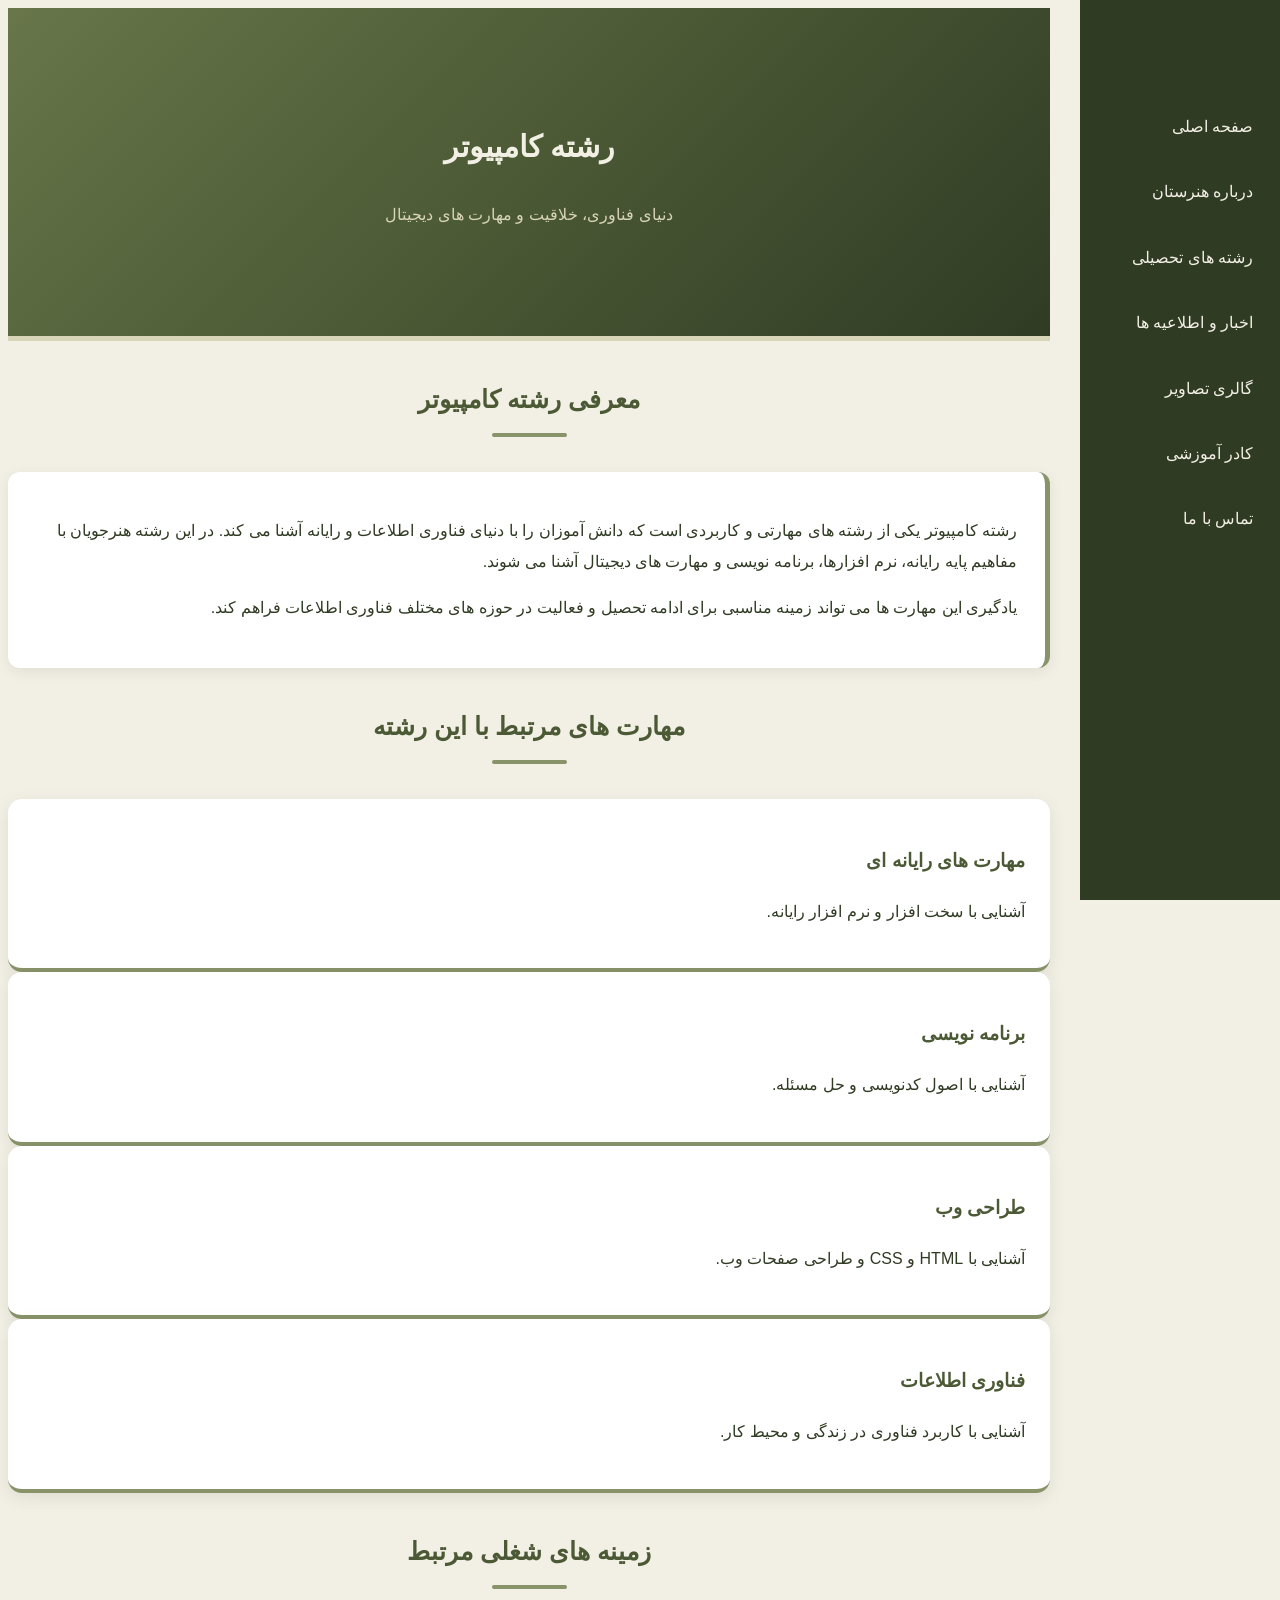
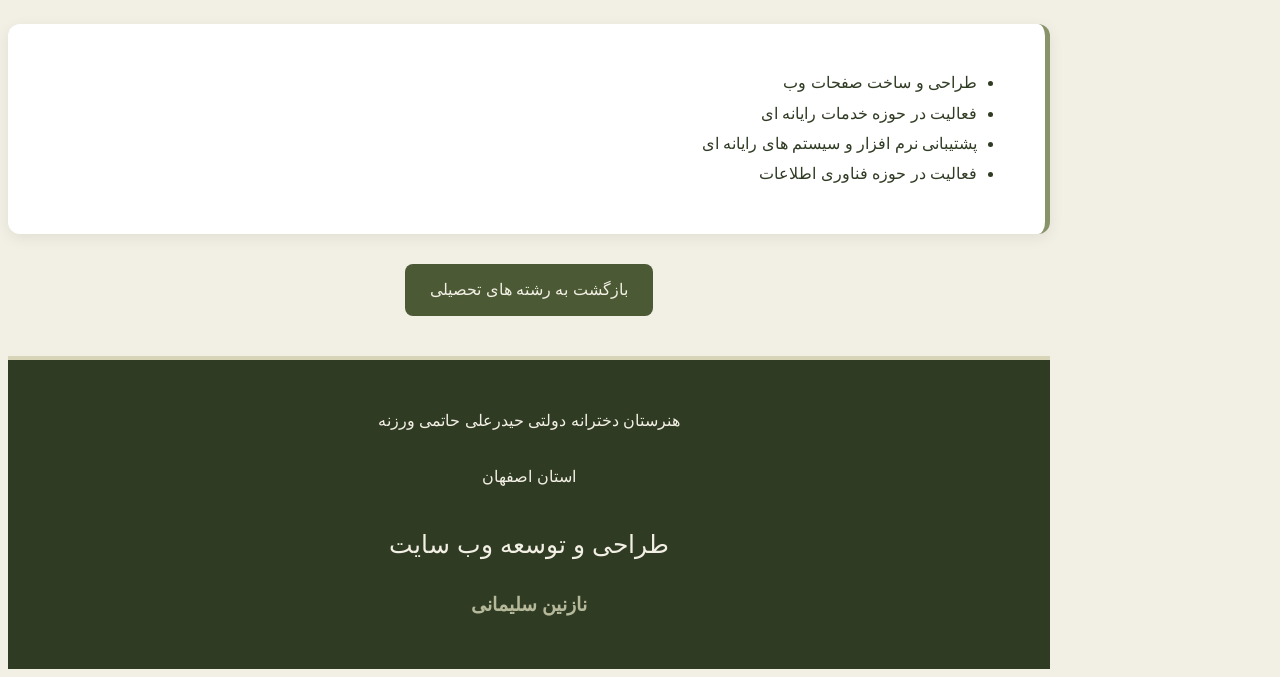
<file: camputer.html>
<!DOCTYPE html>
<html lang="fa" dir="rtl">
<head>
    <meta charset="UTF-8">
    <meta name="viewport" content="width=device-width, initial-scale=1.0">
    <title>رشته کامپیوتر | هنرستان حیدرعلی حاتمی</title>
    <link rel="stylesheet" href="style.css">
</head>

<body>

<header class="header">
    <div class="container">
        <h1>هنرستان دخترانه دولتی حیدرعلی حاتمی</h1>
        <p>بن رود | استان اصفهان</p>
    </div>
</header>

<aside class="sidebar">
    <h3>منوی اصلی</h3>
    <a href="index.html">صفحه اصلی</a>
    <a href="moarefi.html">درباره هنرستان</a>
    <a href="reshteh.html">رشته های تحصیلی</a>
    <a href="news.html">اخبار و اطلاعیه ها</a>
    <a href="gallery.html">گالری تصاویر</a>
    <a href="staff.html">کادر آموزشی</a>
    <a href="contact.html">تماس با ما</a>
</aside>

<main>

<section class="hero">
    <div class="container">
        <h2>رشته کامپیوتر</h2>
        <p>دنیای فناوری، خلاقیت و مهارت های دیجیتال</p>
    </div>
</section>

<section class="container">

    <h2 class="section-title">معرفی رشته کامپیوتر</h2>

    <div class="about-box">
        <p>
            رشته کامپیوتر یکی از رشته های مهارتی و کاربردی است
            که دانش آموزان را با دنیای فناوری اطلاعات و رایانه آشنا می کند.
            در این رشته هنرجویان با مفاهیم پایه رایانه، نرم افزارها،
            برنامه نویسی و مهارت های دیجیتال آشنا می شوند.
        </p>

        <p>
            یادگیری این مهارت ها می تواند زمینه مناسبی برای ادامه تحصیل
            و فعالیت در حوزه های مختلف فناوری اطلاعات فراهم کند.
        </p>
    </div>

</section>

<section class="container">

    <h2 class="section-title">مهارت های مرتبط با این رشته</h2>

    <div class="course-grid">

        <div class="course-card">
            <h3>مهارت های رایانه ای</h3>
            <p>آشنایی با سخت افزار و نرم افزار رایانه.</p>
        </div>

        <div class="course-card">
            <h3>برنامه نویسی</h3>
            <p>آشنایی با اصول کدنویسی و حل مسئله.</p>
        </div>

        <div class="course-card">
            <h3>طراحی وب</h3>
            <p>آشنایی با HTML و CSS و طراحی صفحات وب.</p>
        </div>

        <div class="course-card">
            <h3>فناوری اطلاعات</h3>
            <p>آشنایی با کاربرد فناوری در زندگی و محیط کار.</p>
        </div>

    </div>

</section>

<section class="container">

    <h2 class="section-title">زمینه های شغلی مرتبط</h2>

    <div class="about-box">
        <ul>
            <li>طراحی و ساخت صفحات وب</li>
            <li>فعالیت در حوزه خدمات رایانه ای</li>
            <li>پشتیبانی نرم افزار و سیستم های رایانه ای</li>
            <li>فعالیت در حوزه فناوری اطلاعات</li>
        </ul>
    </div>

</section>

<div class="container" style="text-align:center; margin:30px auto;">
    <a href="reshteh.html" class="btn">بازگشت به رشته های تحصیلی</a>
</div>

</main>

<footer class="footer">
    <div class="container">
         <p>هنرستان دخترانه دولتی حیدرعلی حاتمی ورزنه</p>
        <p>استان اصفهان</p>
    </div>
	<p class="designer">
    <span>طراحی و توسعه وب سایت</span>
    <strong>نازنین سلیمانی</strong>
</footer>

</body>
</html>
</file>
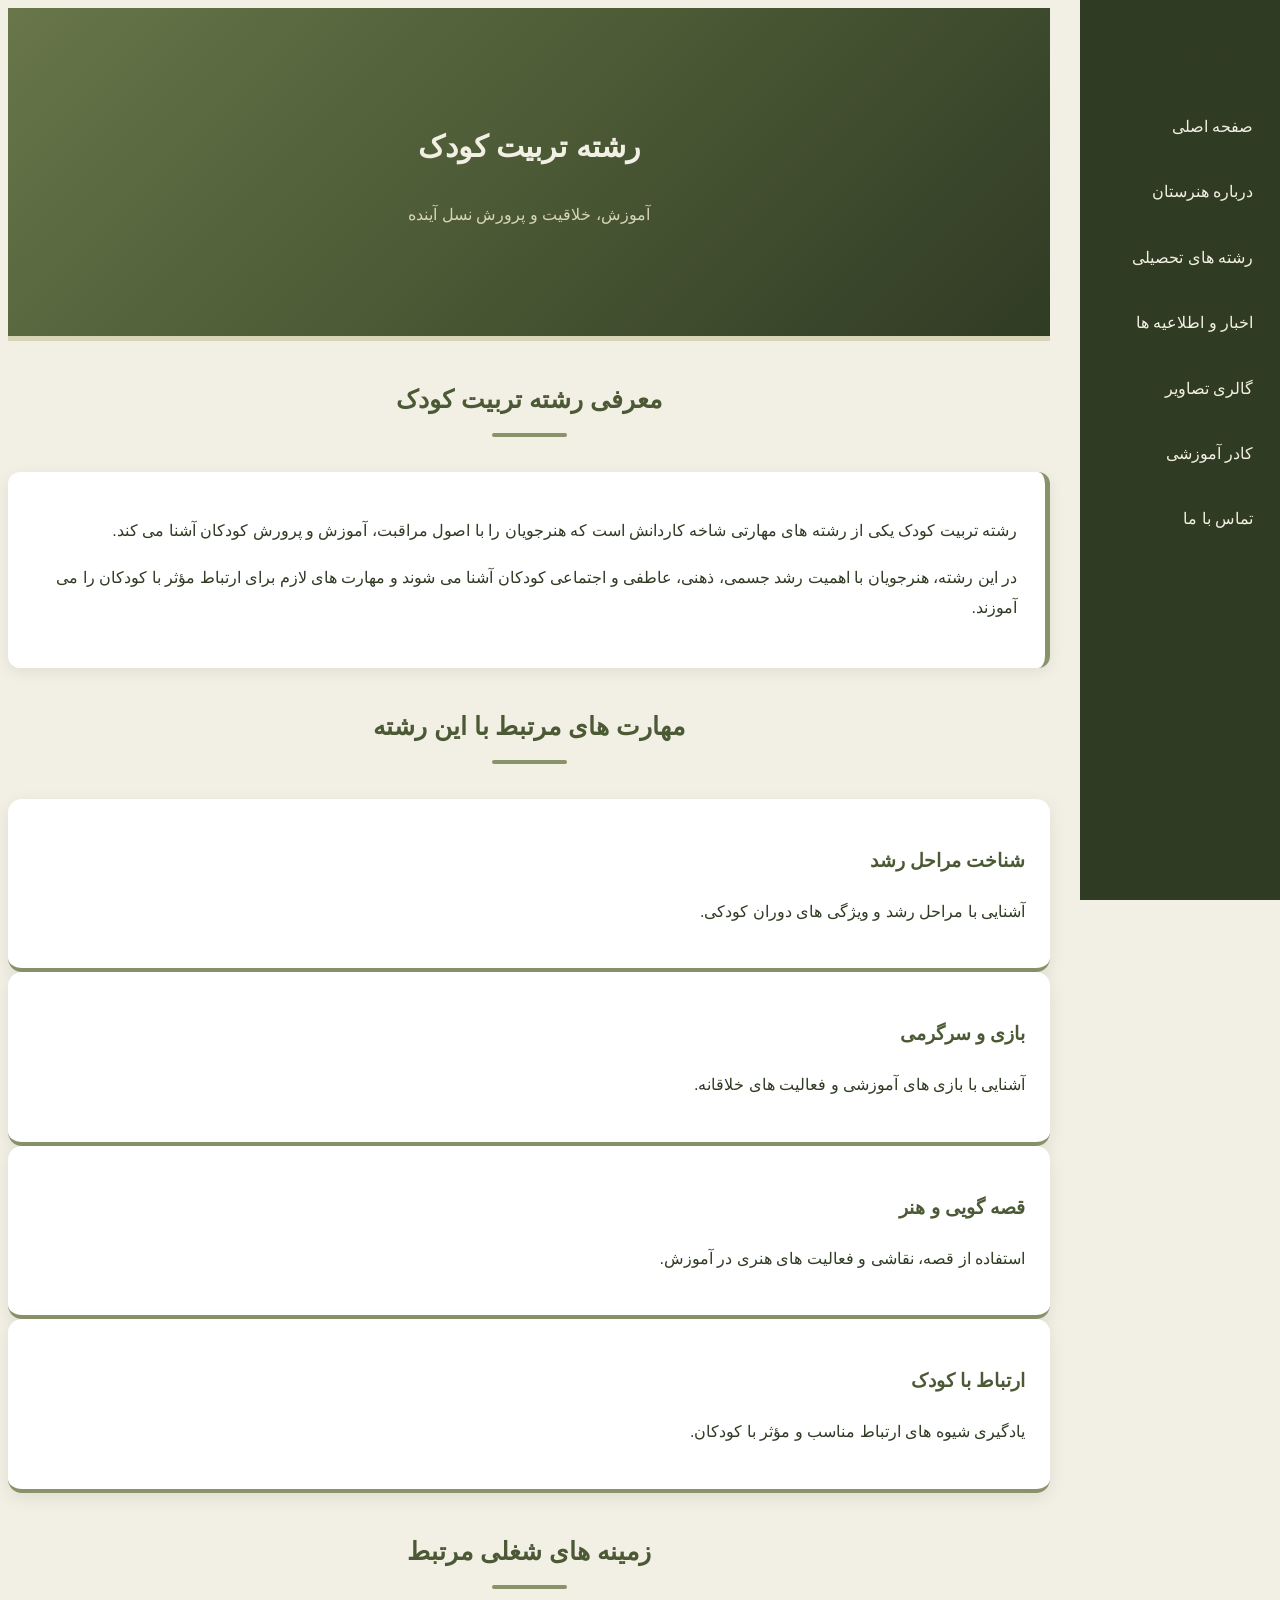
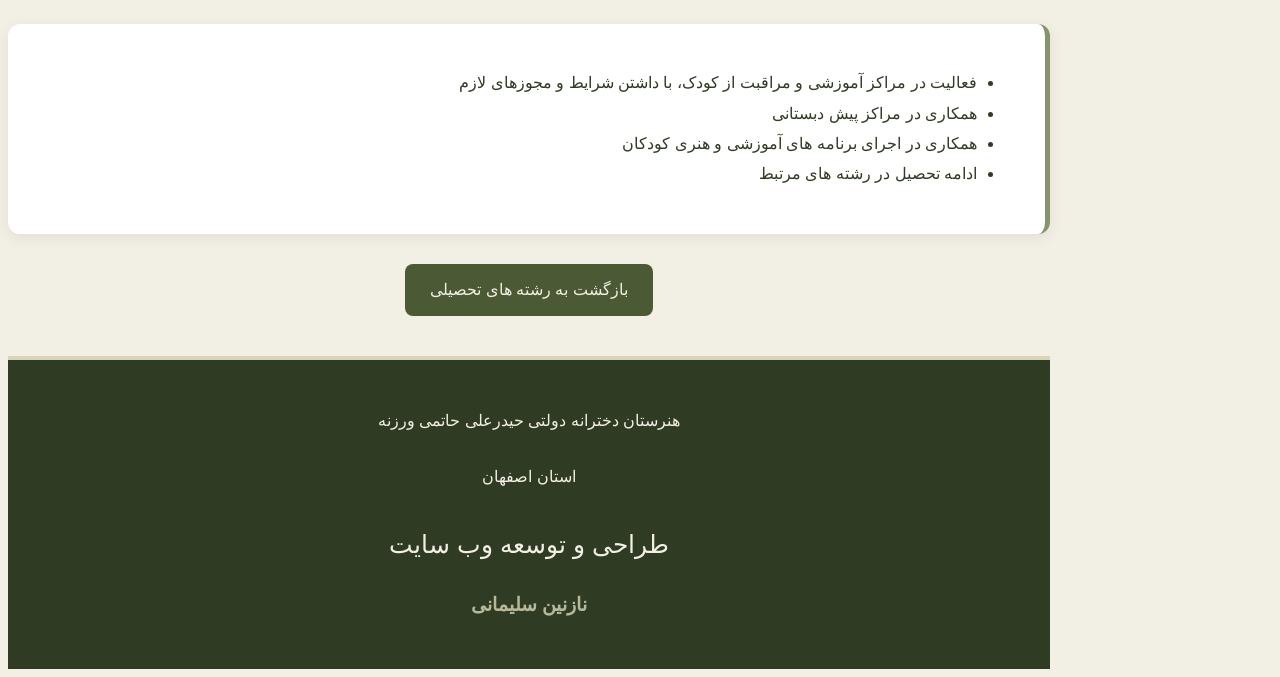
<file: child.html>
<!DOCTYPE html>
<html lang="fa" dir="rtl">
<head>
    <meta charset="UTF-8">
    <meta name="viewport" content="width=device-width, initial-scale=1.0">
    <title>رشته تربیت کودک | هنرستان حیدرعلی حاتمی</title>
    <link rel="stylesheet" href="style.css">
</head>

<body>

<header class="header">
    <div class="container">
        <h1>هنرستان دخترانه دولتی حیدرعلی حاتمی</h1>
        <p>بن رود | استان اصفهان</p>
    </div>
</header>

<aside class="sidebar">
    <h3>منوی اصلی</h3>
    <a href="index.html">صفحه اصلی</a>
    <a href="moarefi.html">درباره هنرستان</a>
    <a href="reshteh.html">رشته های تحصیلی</a>
    <a href="news.html">اخبار و اطلاعیه ها</a>
    <a href="gallery.html">گالری تصاویر</a>
    <a href="staff.html">کادر آموزشی</a>
    <a href="contact.html">تماس با ما</a>
</aside>

<main>

<section class="hero">
    <div class="container">
        <h2>رشته تربیت کودک</h2>
        <p>آموزش، خلاقیت و پرورش نسل آینده</p>
    </div>
</section>

<section class="container">
    <h2 class="section-title">معرفی رشته تربیت کودک</h2>

    <div class="about-box">
        <p>
            رشته تربیت کودک یکی از رشته های مهارتی شاخه کاردانش است
            که هنرجویان را با اصول مراقبت، آموزش و پرورش کودکان آشنا می کند.
        </p>

        <p>
            در این رشته، هنرجویان با اهمیت رشد جسمی، ذهنی،
            عاطفی و اجتماعی کودکان آشنا می شوند و مهارت های
            لازم برای ارتباط مؤثر با کودکان را می آموزند.
        </p>
    </div>
</section>

<section class="container">
    <h2 class="section-title">مهارت های مرتبط با این رشته</h2>

    <div class="course-grid">

        <div class="course-card">
            <h3>شناخت مراحل رشد</h3>
            <p>آشنایی با مراحل رشد و ویژگی های دوران کودکی.</p>
        </div>

        <div class="course-card">
            <h3>بازی و سرگرمی</h3>
            <p>آشنایی با بازی های آموزشی و فعالیت های خلاقانه.</p>
        </div>

        <div class="course-card">
            <h3>قصه گویی و هنر</h3>
            <p>استفاده از قصه، نقاشی و فعالیت های هنری در آموزش.</p>
        </div>

        <div class="course-card">
            <h3>ارتباط با کودک</h3>
            <p>یادگیری شیوه های ارتباط مناسب و مؤثر با کودکان.</p>
        </div>

    </div>
</section>

<section class="container">
    <h2 class="section-title">زمینه های شغلی مرتبط</h2>

    <div class="about-box">
        <ul>
            <li>فعالیت در مراکز آموزشی و مراقبت از کودک، با داشتن شرایط و مجوزهای لازم</li>
            <li>همکاری در مراکز پیش دبستانی</li>
            <li>همکاری در اجرای برنامه های آموزشی و هنری کودکان</li>
            <li>ادامه تحصیل در رشته های مرتبط</li>
        </ul>
    </div>
</section>

<div class="container" style="text-align:center; margin:30px auto;">
    <a href="reshteh.html" class="btn">بازگشت به رشته های تحصیلی</a>
</div>

</main>

<footer class="footer">
    <div class="container">
         <p>هنرستان دخترانه دولتی حیدرعلی حاتمی ورزنه</p>
        <p>استان اصفهان</p>
    </div>
	<p class="designer">
    <span>طراحی و توسعه وب سایت</span>
    <strong>نازنین سلیمانی</strong>
</footer>

</body>
</html>
</file>
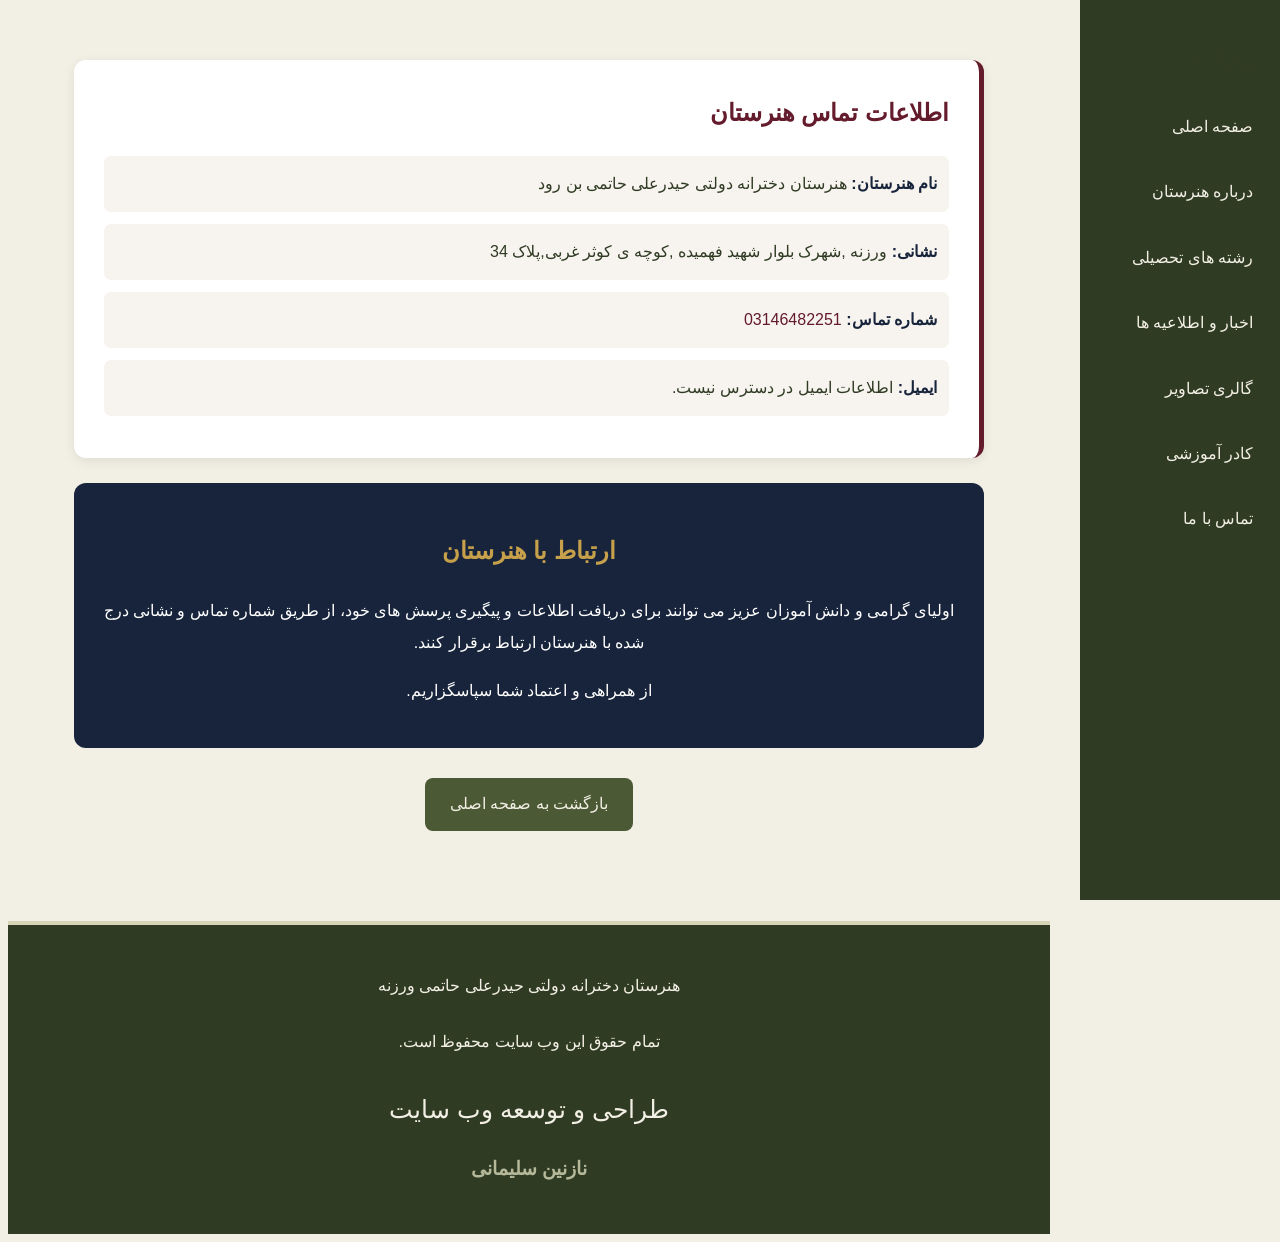
<file: contact.html>
<!DOCTYPE html>
<html lang="fa" dir="rtl">
<head>
    <meta charset="UTF-8">
    <meta name="viewport" content="width=device-width, initial-scale=1.0">
    <title>تماس با ما | هنرستان حیدرعلی حاتمی</title>
    <link rel="stylesheet" href="style.css">

    <style>
        .contact-container {
            max-width: 950px;
            margin: 40px auto;
            padding: 20px;
        }

        .contact-box {
            background: white;
            padding: 30px;
            margin-bottom: 25px;
            border-radius: 12px;
            border-right: 5px solid #641B2B;
            box-shadow: 0 3px 12px rgba(0,0,0,0.08);
        }

        .contact-box h2 {
            color: #641B2B;
            margin-top: 0;
        }

        .contact-item {
            padding: 12px;
            margin: 12px 0;
            background: #f7f4ef;
            border-radius: 7px;
            line-height: 2;
        }

        .contact-item strong {
            color: #17243B;
        }

        .contact-item a {
            color: #641B2B;
            text-decoration: none;
        }

        .contact-item a:hover {
            color: #C6A04A;
        }

        .contact-message {
            background: #17243B;
            color: white;
            padding: 25px;
            border-radius: 12px;
            text-align: center;
            line-height: 2;
        }

        .contact-message h2 {
            color: #C6A04A;
        }
    </style>
</head>

<body>

    <aside class="sidebar">
        <h3>منوی اصلی</h3>
        <a href="index.html">صفحه اصلی</a>
        <a href="moarefi.html">درباره هنرستان</a>
        <a href="reshteh.html">رشته های تحصیلی</a>
        <a href="news.html">اخبار و اطلاعیه ها</a>
        <a href="gallery.html">گالری تصاویر</a>
        <a href="staff.html">کادر آموزشی</a>
        <a href="contact.html">تماس با ما</a>
    </aside>

    <header class="header">
        <h1>تماس با ما</h1>
        <p>راه های ارتباط با هنرستان دخترانه دولتی حیدرعلی حاتمی بن رود</p>
    </header>

    <main class="contact-container">

        <section class="contact-box">
            <h2>اطلاعات تماس هنرستان</h2>

            <div class="contact-item">
                <strong>نام هنرستان:</strong>
                هنرستان دخترانه دولتی حیدرعلی حاتمی بن رود
            </div>

            <div class="contact-item">
                <strong>نشانی:</strong>
       ورزنه ,شهرک بلوار شهید فهمیده ,کوچه ی کوثر غربی,پلاک 34            </div>

            <div class="contact-item">
                <strong>شماره تماس:</strong>
                <a href="tel:03146482251">03146482251</a>
            </div>

            <div class="contact-item">
                <strong>ایمیل:</strong>
                اطلاعات ایمیل در دسترس نیست.
            </div>
        </section>

        <section class="contact-message">
            <h2>ارتباط با هنرستان</h2>
            <p>
                اولیای گرامی و دانش آموزان عزیز می توانند
                برای دریافت اطلاعات و پیگیری پرسش های خود،
                از طریق شماره تماس و نشانی درج شده با هنرستان
                ارتباط برقرار کنند.
            </p>
            <p>
                از همراهی و اعتماد شما سپاسگزاریم.
            </p>
        </section>
		           <section class="container">
   <div class="container" style="text-align:center; margin:30px auto;">
    <a href="index.html" class="btn">بازگشت به صفحه اصلی </a>
</div>
        </section>

    </main>

    <footer class="footer">
         <p>هنرستان دخترانه دولتی حیدرعلی حاتمی ورزنه</p>
        <p>تمام حقوق این وب سایت محفوظ است.</p>
		<p class="designer">
    <span>طراحی و توسعه وب سایت</span>
    <strong>نازنین سلیمانی</strong>
    </footer>

</body>
</html>
</file>
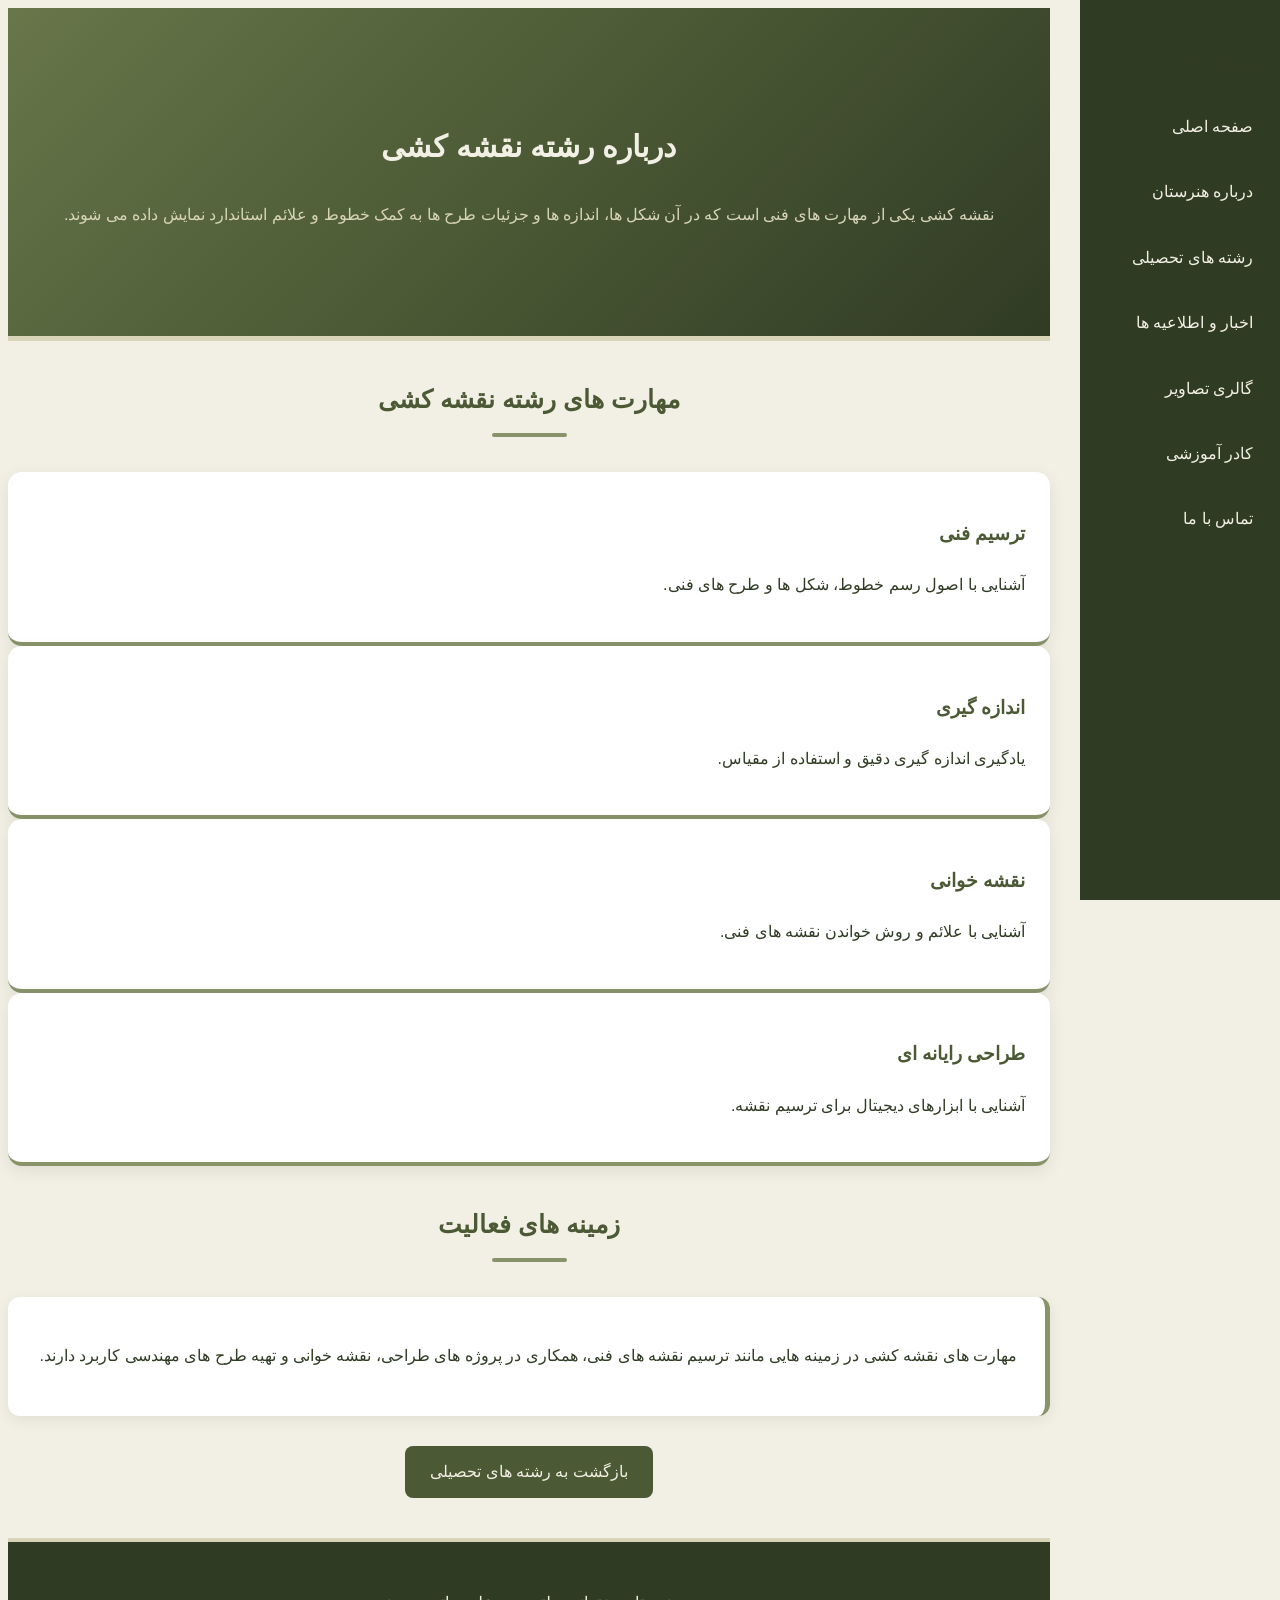
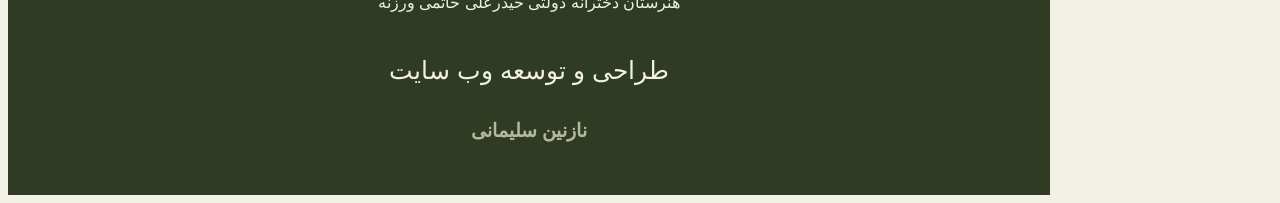
<file: drawing.html>
<!DOCTYPE html>
<html lang="fa" dir="rtl">
<head>
    <meta charset="UTF-8">
    <meta name="viewport" content="width=device-width, initial-scale=1.0">
    <title>رشته نقشه کشی</title>
    <link rel="stylesheet" href="style.css">
</head>
<body>

    <header class="header">
        <h1>رشته نقشه کشی</h1>
        <p>آشنایی با دقت، اندازه گیری و ترسیم فنی</p>
    </header>

    <aside class="sidebar">
        <h3>منوی اصلی</h3>
        <a href="index.html">صفحه اصلی</a>
        <a href="moarefi.html">درباره هنرستان</a>
        <a href="reshteh.html">رشته های تحصیلی</a>
        <a href="news.html">اخبار و اطلاعیه ها</a>
        <a href="gallery.html">گالری تصاویر</a>
        <a href="staff.html">کادر آموزشی</a>
        <a href="contact.html">تماس با ما</a>
    </aside>

    <main>
        <section class="hero">
            <h2>درباره رشته نقشه کشی</h2>
            <p>
                نقشه کشی یکی از مهارت های فنی است که در آن
                شکل ها، اندازه ها و جزئیات طرح ها به کمک خطوط
                و علائم استاندارد نمایش داده می شوند.
            </p>
        </section>

        <section class="container">
            <h2 class="section-title">مهارت های رشته نقشه کشی</h2>

            <div class="course-grid">
                <div class="course-card">
                    <h3>ترسیم فنی</h3>
                    <p>آشنایی با اصول رسم خطوط، شکل ها و طرح های فنی.</p>
                </div>

                <div class="course-card">
                    <h3>اندازه گیری</h3>
                    <p>یادگیری اندازه گیری دقیق و استفاده از مقیاس.</p>
                </div>

                <div class="course-card">
                    <h3>نقشه خوانی</h3>
                    <p>آشنایی با علائم و روش خواندن نقشه های فنی.</p>
                </div>

                <div class="course-card">
                    <h3>طراحی رایانه ای</h3>
                    <p>آشنایی با ابزارهای دیجیتال برای ترسیم نقشه.</p>
                </div>
            </div>
        </section>

        <section class="container">
            <h2 class="section-title">زمینه های فعالیت</h2>
            <div class="about-box">
                <p>
                    مهارت های نقشه کشی در زمینه هایی مانند ترسیم
                    نقشه های فنی، همکاری در پروژه های طراحی،
                    نقشه خوانی و تهیه طرح های مهندسی کاربرد دارند.
                </p>
            </div>
        </section>

        <section class="container">
   <div class="container" style="text-align:center; margin:30px auto;">
    <a href="reshteh.html" class="btn">بازگشت به رشته های تحصیلی</a>
</div>
        </section>
    </main>

    <footer class="footer">
         <p>هنرستان دخترانه دولتی حیدرعلی حاتمی ورزنه</p>
		<p class="designer">
    <span>طراحی و توسعه وب سایت</span>
    <strong>نازنین سلیمانی</strong>
    </footer>

</body>
</html>
</file>
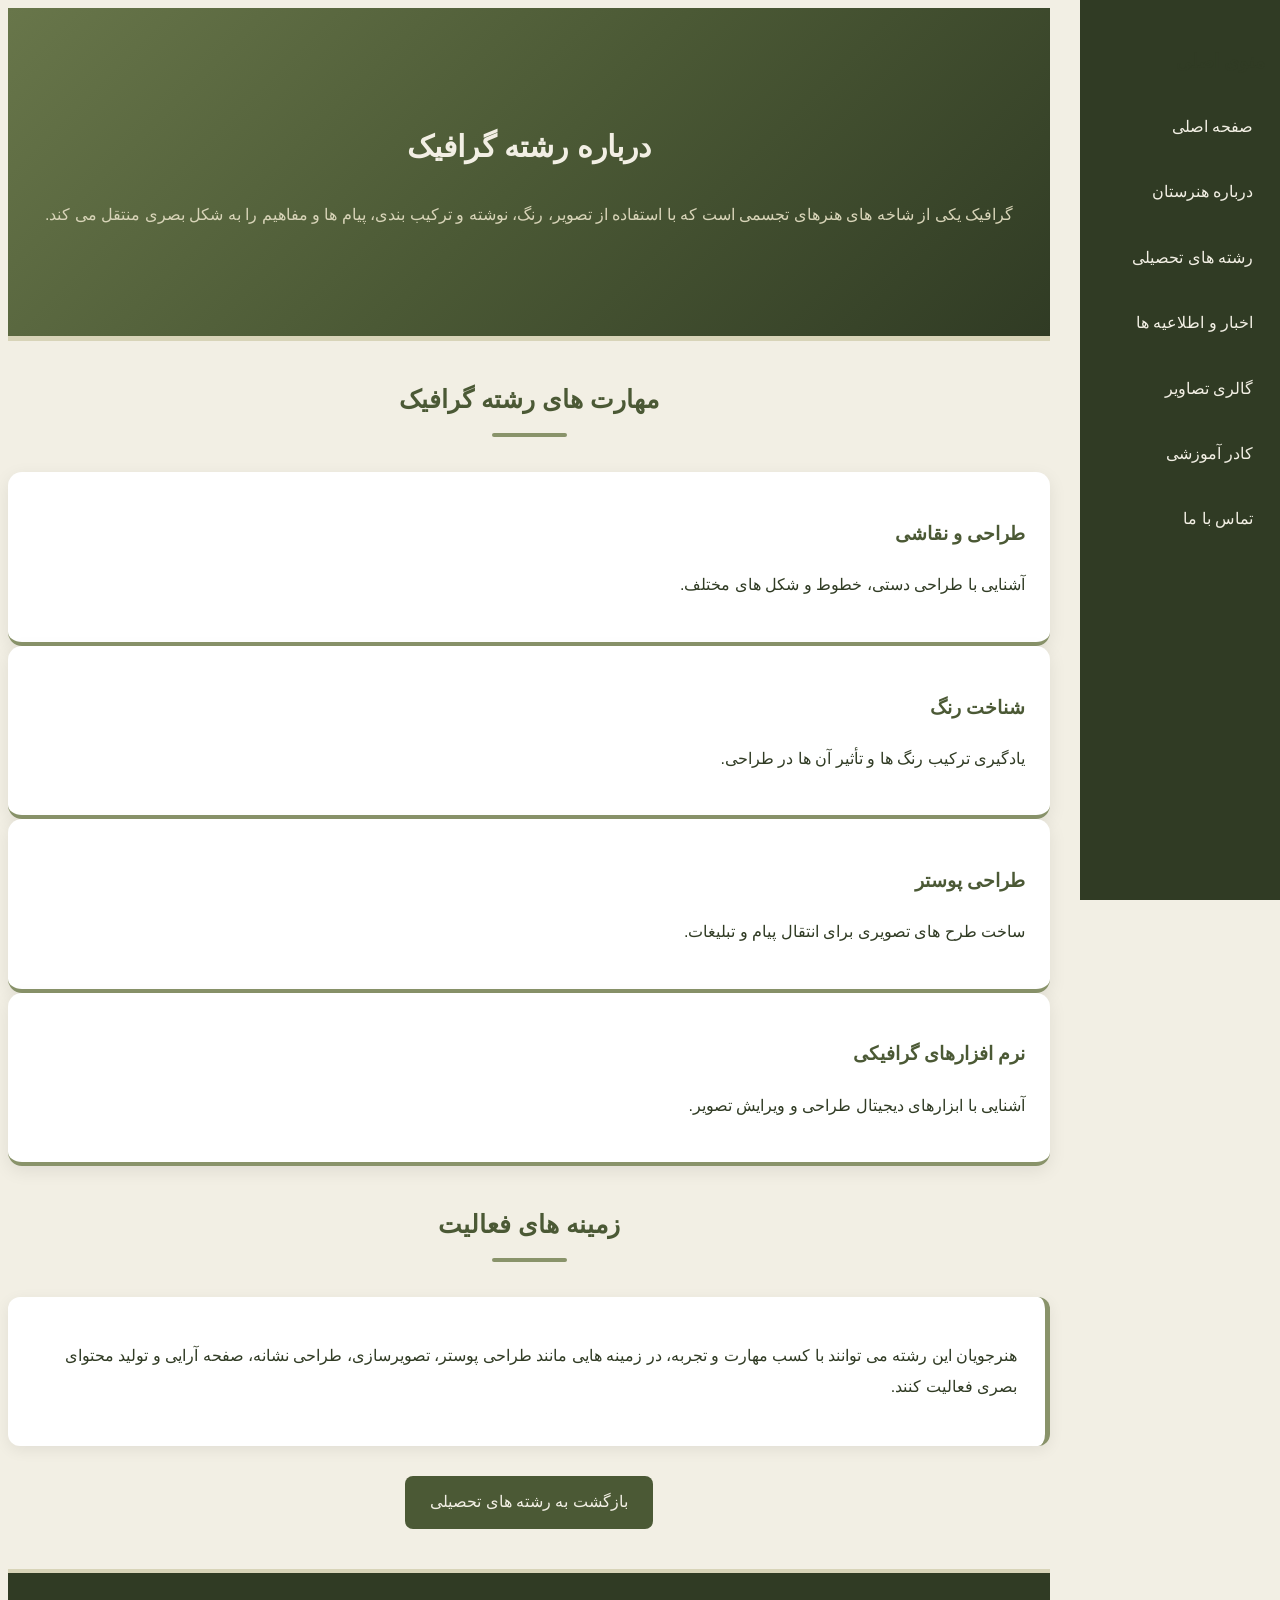
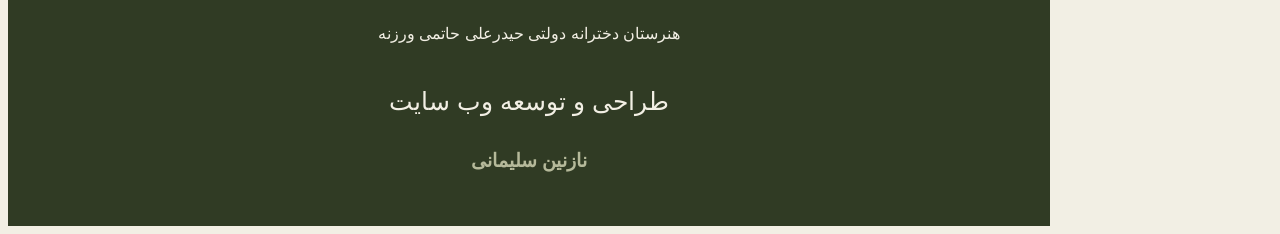
<file: graphic.html>
<!DOCTYPE html>
<html lang="fa" dir="rtl">
<head>
    <meta charset="UTF-8">
    <meta name="viewport" content="width=device-width, initial-scale=1.0">
    <title>رشته گرافیک</title>
    <link rel="stylesheet" href="style.css">
</head>
<body>

    <header class="header">
        <h1>رشته گرافیک</h1>
        <p>هنر خلاقیت، رنگ و تصویر</p>
    </header>

    <aside class="sidebar">
        <h3>منوی اصلی</h3>
        <a href="index.html">صفحه اصلی</a>
        <a href="moarefi.html">درباره هنرستان</a>
        <a href="reshteh.html">رشته های تحصیلی</a>
        <a href="news.html">اخبار و اطلاعیه ها</a>
        <a href="gallery.html">گالری تصاویر</a>
        <a href="staff.html">کادر آموزشی</a>
        <a href="contact.html">تماس با ما</a>
    </aside>

    <main>
        <section class="hero">
            <h2>درباره رشته گرافیک</h2>
            <p>
                گرافیک یکی از شاخه های هنرهای تجسمی است که با استفاده
                از تصویر، رنگ، نوشته و ترکیب بندی، پیام ها و مفاهیم
                را به شکل بصری منتقل می کند.
            </p>
        </section>

        <section class="container">
            <h2 class="section-title">مهارت های رشته گرافیک</h2>

            <div class="course-grid">
                <div class="course-card">
                    <h3>طراحی و نقاشی</h3>
                    <p>آشنایی با طراحی دستی، خطوط و شکل های مختلف.</p>
                </div>

                <div class="course-card">
                    <h3>شناخت رنگ</h3>
                    <p>یادگیری ترکیب رنگ ها و تأثیر آن ها در طراحی.</p>
                </div>

                <div class="course-card">
                    <h3>طراحی پوستر</h3>
                    <p>ساخت طرح های تصویری برای انتقال پیام و تبلیغات.</p>
                </div>

                <div class="course-card">
                    <h3>نرم افزارهای گرافیکی</h3>
                    <p>آشنایی با ابزارهای دیجیتال طراحی و ویرایش تصویر.</p>
                </div>
            </div>
        </section>

        <section class="container">
            <h2 class="section-title">زمینه های فعالیت</h2>
            <div class="about-box">
                <p>
                    هنرجویان این رشته می توانند با کسب مهارت و تجربه،
                    در زمینه هایی مانند طراحی پوستر، تصویرسازی،
                    طراحی نشانه، صفحه آرایی و تولید محتوای بصری فعالیت کنند.
                </p>
            </div>
        </section>

        <section class="container">
         <div class="container" style="text-align:center; margin:30px auto;">
    <a href="reshteh.html" class="btn">بازگشت به رشته های تحصیلی</a>
</div>
        </section>
    </main>

    <footer class="footer">
         <p>هنرستان دخترانه دولتی حیدرعلی حاتمی ورزنه</p>
		<p class="designer">
    <span>طراحی و توسعه وب سایت</span>
    <strong>نازنین سلیمانی </strong>
    </footer>

</body>
</html>
</file>
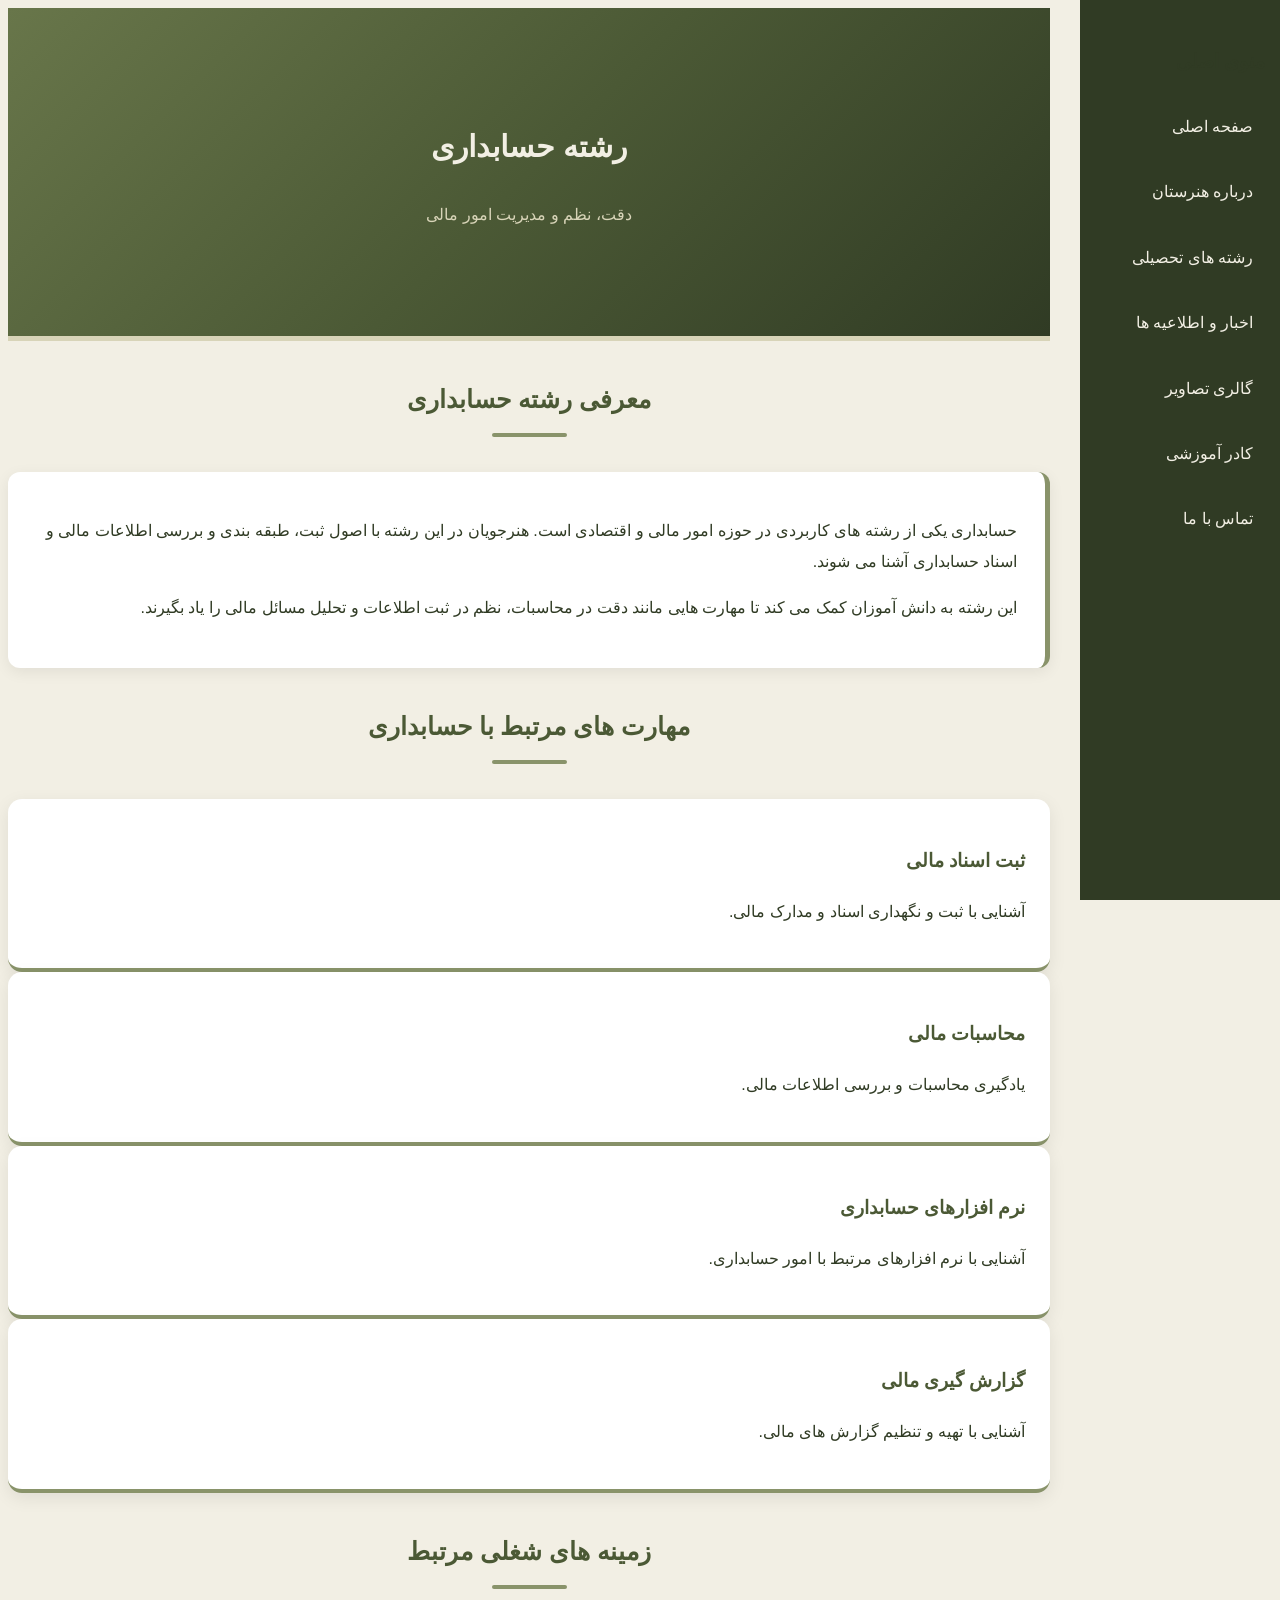
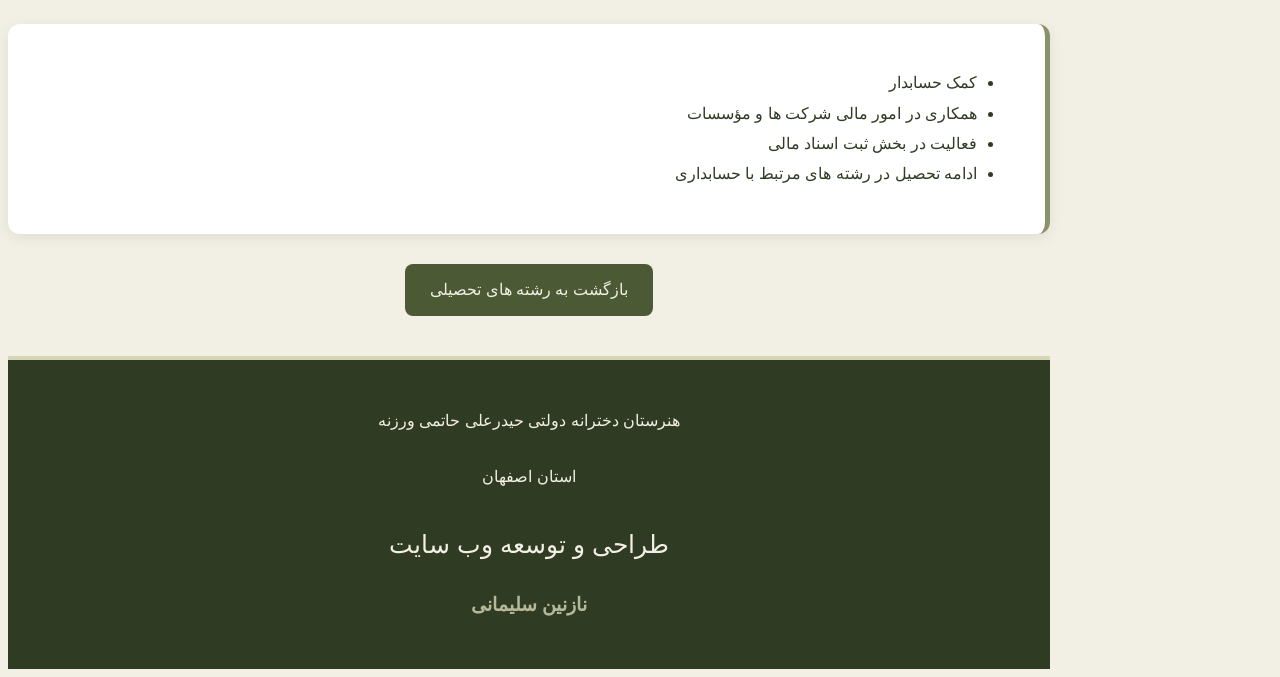
<file: hesabdari.html>
<!DOCTYPE html>
<html lang="fa" dir="rtl">
<head>
    <meta charset="UTF-8">
    <meta name="viewport" content="width=device-width, initial-scale=1.0">
    <title>رشته حسابداری | هنرستان حیدرعلی حاتمی</title>
    <link rel="stylesheet" href="style.css">
</head>

<body>

<header class="header">
    <div class="container">
        <h1>هنرستان دخترانه دولتی حیدرعلی حاتمی</h1>
        <p>بن رود | استان اصفهان</p>
    </div>
</header>

<aside class="sidebar">
    <h3>منوی اصلی</h3>
    <a href="index.html">صفحه اصلی</a>
    <a href="moarefi.html">درباره هنرستان</a>
    <a href="reshteh.html">رشته های تحصیلی</a>
    <a href="news.html">اخبار و اطلاعیه ها</a>
    <a href="gallery.html">گالری تصاویر</a>
    <a href="staff.html">کادر آموزشی</a>
    <a href="contact.html">تماس با ما</a>
</aside>

<main>

<section class="hero">
    <div class="container">
        <h2>رشته حسابداری</h2>
        <p>دقت، نظم و مدیریت امور مالی</p>
    </div>
</section>

<section class="container">
    <h2 class="section-title">معرفی رشته حسابداری</h2>

    <div class="about-box">
        <p>
            حسابداری یکی از رشته های کاربردی در حوزه امور مالی و اقتصادی است.
            هنرجویان در این رشته با اصول ثبت، طبقه بندی و بررسی اطلاعات مالی
            و اسناد حسابداری آشنا می شوند.
        </p>

        <p>
            این رشته به دانش آموزان کمک می کند تا مهارت هایی مانند
            دقت در محاسبات، نظم در ثبت اطلاعات و تحلیل مسائل مالی
            را یاد بگیرند.
        </p>
    </div>
</section>

<section class="container">
    <h2 class="section-title">مهارت های مرتبط با حسابداری</h2>

    <div class="course-grid">

        <div class="course-card">
            <h3>ثبت اسناد مالی</h3>
            <p>آشنایی با ثبت و نگهداری اسناد و مدارک مالی.</p>
        </div>

        <div class="course-card">
            <h3>محاسبات مالی</h3>
            <p>یادگیری محاسبات و بررسی اطلاعات مالی.</p>
        </div>

        <div class="course-card">
            <h3>نرم افزارهای حسابداری</h3>
            <p>آشنایی با نرم افزارهای مرتبط با امور حسابداری.</p>
        </div>

        <div class="course-card">
            <h3>گزارش گیری مالی</h3>
            <p>آشنایی با تهیه و تنظیم گزارش های مالی.</p>
        </div>

    </div>
</section>

<section class="container">
    <h2 class="section-title">زمینه های شغلی مرتبط</h2>

    <div class="about-box">
        <ul>
            <li>کمک حسابدار</li>
            <li>همکاری در امور مالی شرکت ها و مؤسسات</li>
            <li>فعالیت در بخش ثبت اسناد مالی</li>
            <li>ادامه تحصیل در رشته های مرتبط با حسابداری</li>
        </ul>
    </div>
</section>

<div class="container" style="text-align:center; margin:30px auto;">
    <a href="reshteh.html" class="btn">بازگشت به رشته های تحصیلی</a>
</div>

</main>

<footer class="footer">
    <div class="container">
         <p>هنرستان دخترانه دولتی حیدرعلی حاتمی ورزنه</p>
        <p>استان اصفهان</p>
    </div>
	<p class="designer">
    <span>طراحی و توسعه وب سایت</span>
    <strong>نازنین سلیمانی</strong>
</footer>

</body>
</html>
</file>
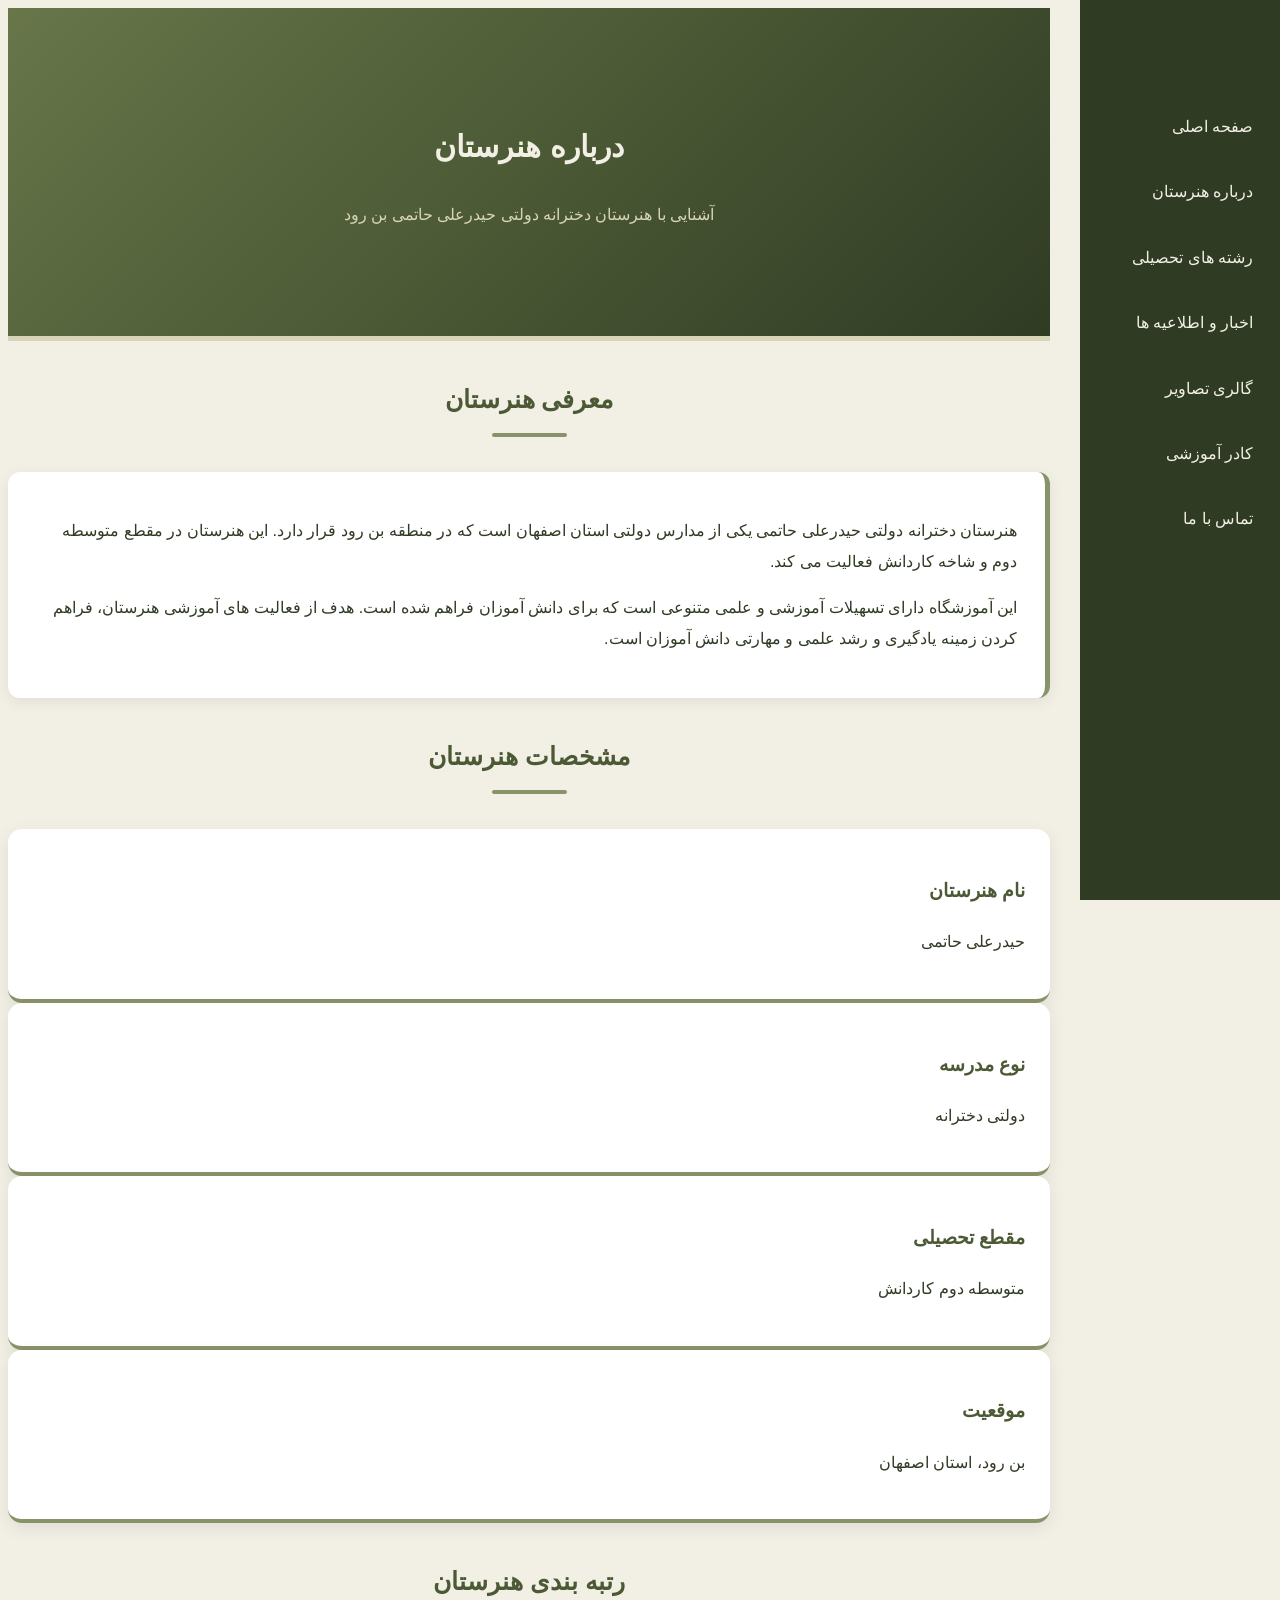
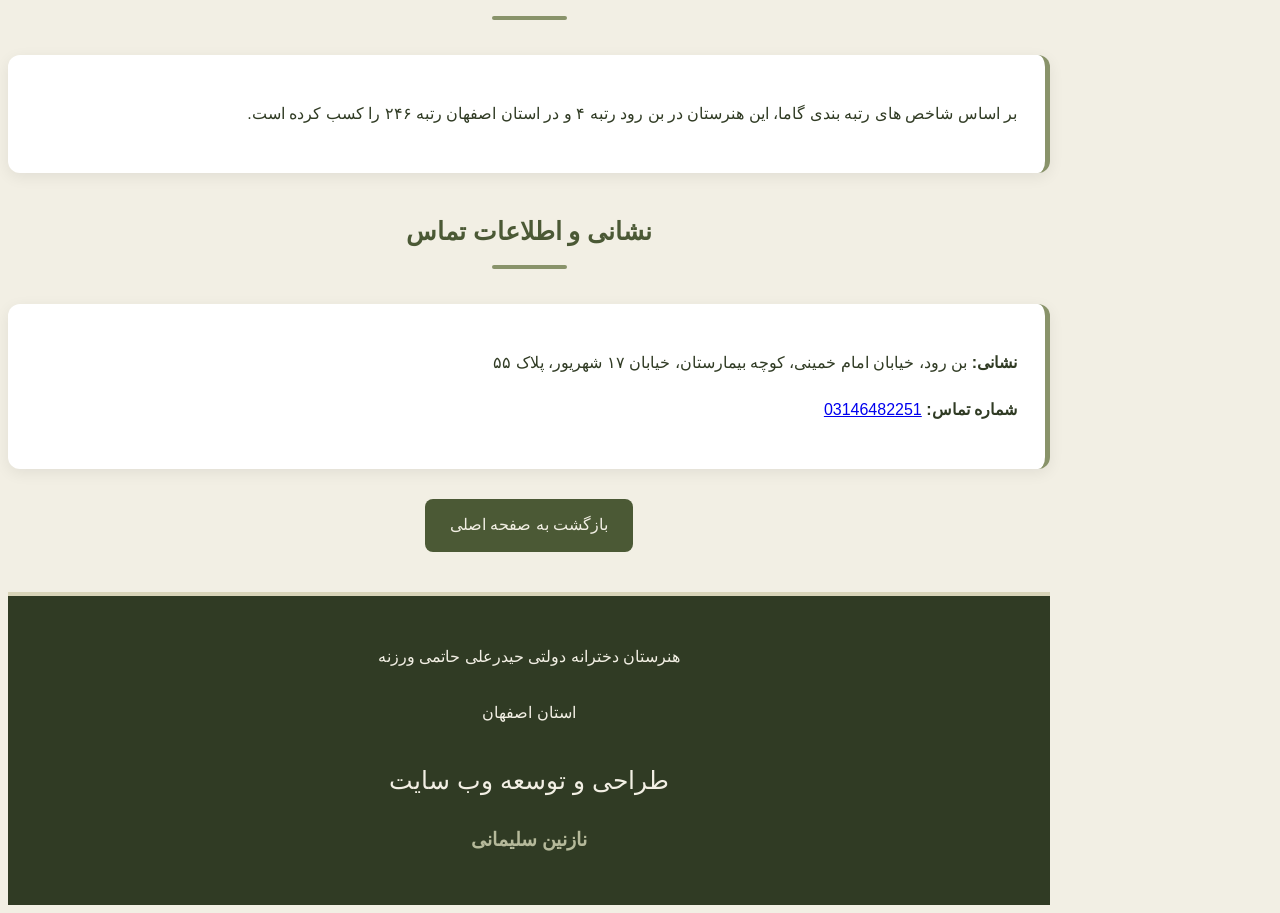
<file: moarefi.html>
<!DOCTYPE html>
<html lang="fa" dir="rtl">
<head>
    <meta charset="UTF-8">
    <meta name="viewport" content="width=device-width, initial-scale=1.0">
    <title>درباره هنرستان | حیدرعلی حاتمی بن رود</title>
    <link rel="stylesheet" href="style.css">
</head>

<body>

<header class="header">
    <div class="container">
        <h1>هنرستان دخترانه دولتی حیدرعلی حاتمی</h1>
        <p>ورزنه | استان اصفهان</p>
    </div>
</header>

<aside class="sidebar">
    <h3>منوی اصلی</h3>

    <a href="index.html">صفحه اصلی</a>
    <a href="moarefi.html">درباره هنرستان</a>
    <a href="reshteh.html">رشته های تحصیلی</a>
    <a href="news.html">اخبار و اطلاعیه ها</a>
    <a href="gallery.html">گالری تصاویر</a>
    <a href="staff.html">کادر آموزشی</a>
    <a href="contact.html">تماس با ما</a>
</aside>

<main>

<section class="hero">
    <div class="container">
        <h2>درباره هنرستان</h2>
        <p>آشنایی با هنرستان دخترانه دولتی حیدرعلی حاتمی بن رود</p>
    </div>
</section>

<section class="container">
    <h2 class="section-title">معرفی هنرستان</h2>

    <div class="about-box">
        <p>
            هنرستان دخترانه دولتی حیدرعلی حاتمی یکی از مدارس دولتی
            استان اصفهان است که در منطقه بن رود قرار دارد.
            این هنرستان در مقطع متوسطه دوم و شاخه کاردانش فعالیت می کند.
        </p>

        <p>
            این آموزشگاه دارای تسهیلات آموزشی و علمی متنوعی است
            که برای دانش آموزان فراهم شده است.
            هدف از فعالیت های آموزشی هنرستان، فراهم کردن زمینه
            یادگیری و رشد علمی و مهارتی دانش آموزان است.
        </p>
    </div>
</section>

<section class="container">
    <h2 class="section-title">مشخصات هنرستان</h2>

    <div class="course-grid">

        <div class="course-card">
            <h3>نام هنرستان</h3>
            <p>حیدرعلی حاتمی</p>
        </div>

        <div class="course-card">
            <h3>نوع مدرسه</h3>
            <p>دولتی دخترانه</p>
        </div>

        <div class="course-card">
            <h3>مقطع تحصیلی</h3>
            <p>متوسطه دوم کاردانش</p>
        </div>

        <div class="course-card">
            <h3>موقعیت</h3>
            <p>بن رود، استان اصفهان</p>
        </div>

    </div>
</section>

<section class="container">
    <h2 class="section-title">رتبه بندی هنرستان</h2>

    <div class="about-box">
        <p>
            بر اساس شاخص های رتبه بندی گاما،
            این هنرستان در بن رود رتبه ۴ و در استان اصفهان رتبه ۲۴۶
            را کسب کرده است.
        </p>
    </div>
</section>

<section class="container">
    <h2 class="section-title">نشانی و اطلاعات تماس</h2>

    <div class="about-box">
        <p>
            <strong>نشانی:</strong>
            بن رود، خیابان امام خمینی، کوچه بیمارستان،
            خیابان ۱۷ شهریور، پلاک ۵۵
        </p>

        <p>
            <strong>شماره تماس:</strong>
            <a href="tel:03146482251">03146482251</a>
        </p>
    </div>
</section>
    <section class="container">
   <div class="container" style="text-align:center; margin:30px auto;">
    <a href="index.html" class="btn">بازگشت به صفحه اصلی </a>
</div>
        </section>
</main>

<footer class="footer">
    <div class="container">
         <p>هنرستان دخترانه دولتی حیدرعلی حاتمی ورزنه</p>
        <p>استان اصفهان</p>
    </div>
	<p class="designer">
    <span>طراحی و توسعه وب سایت</span>
    <strong>نازنین سلیمانی </strong>
</footer>

</body>
</html>
</file>
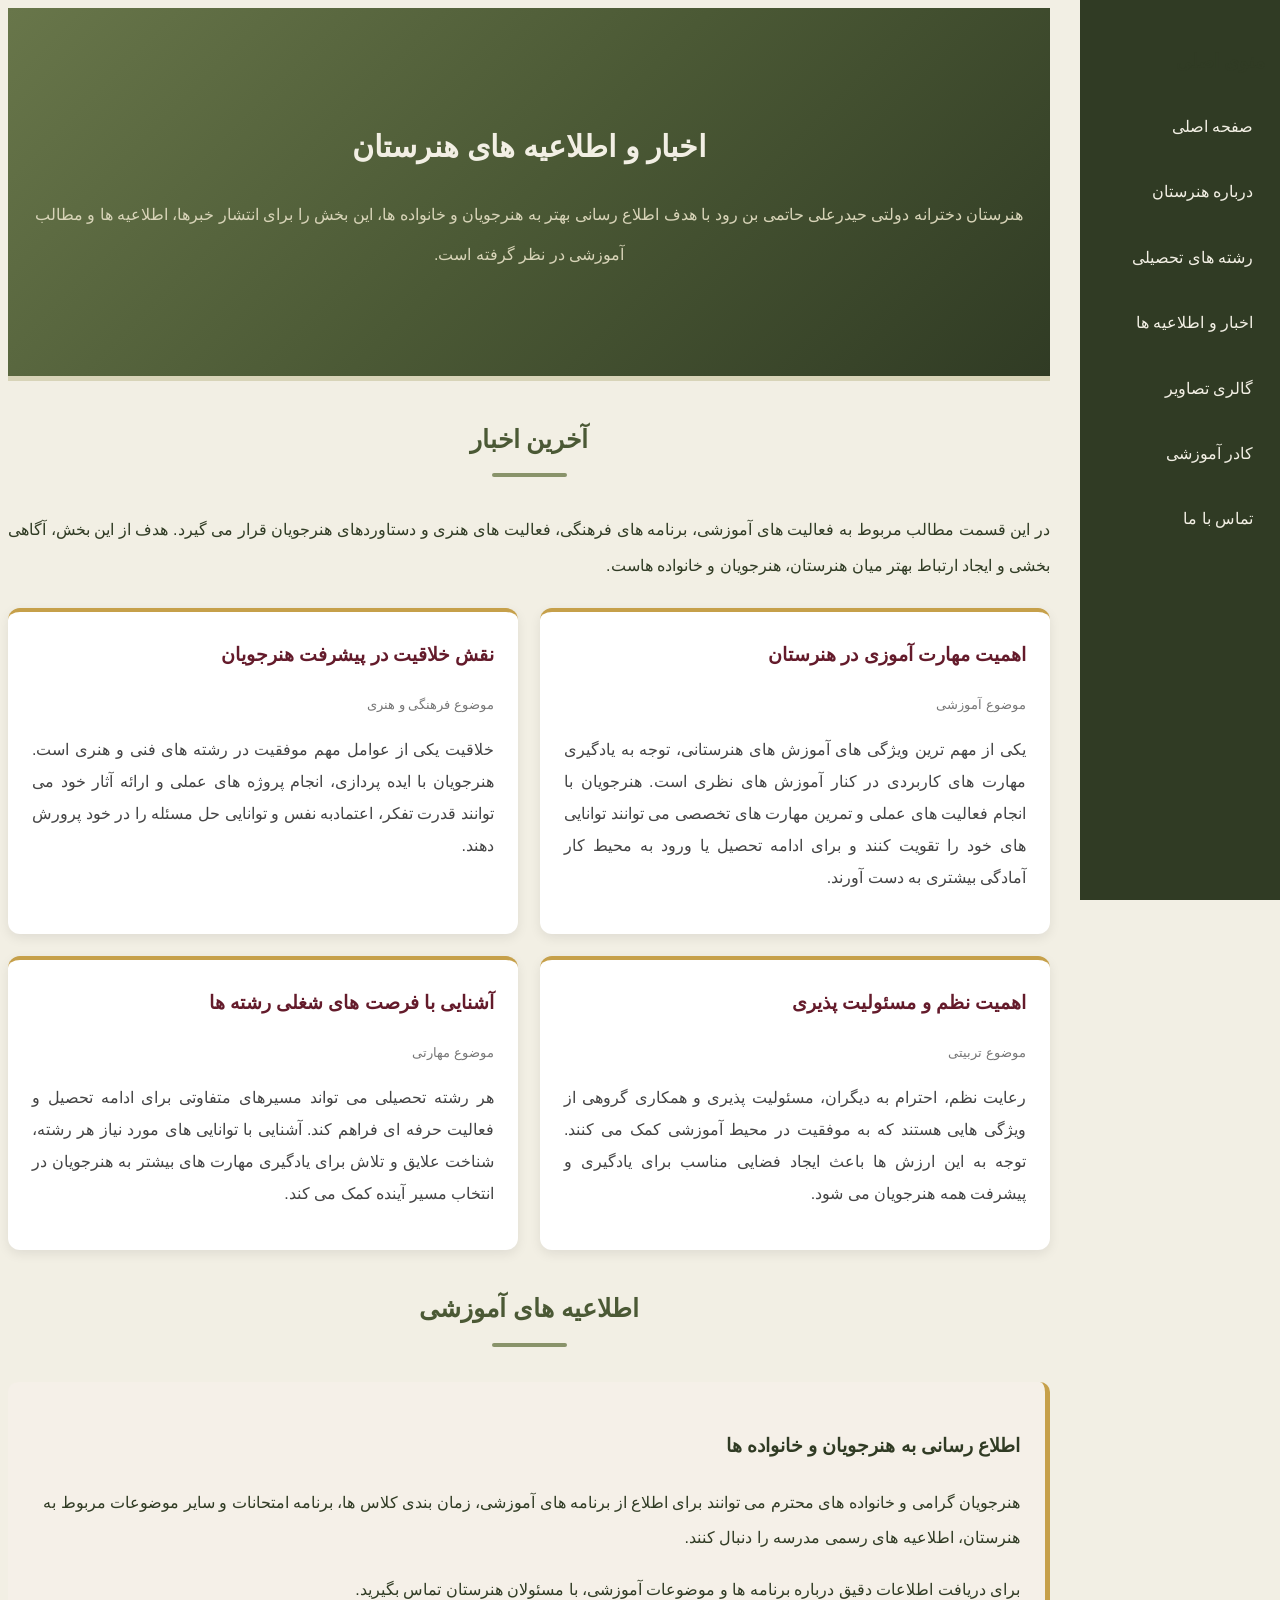
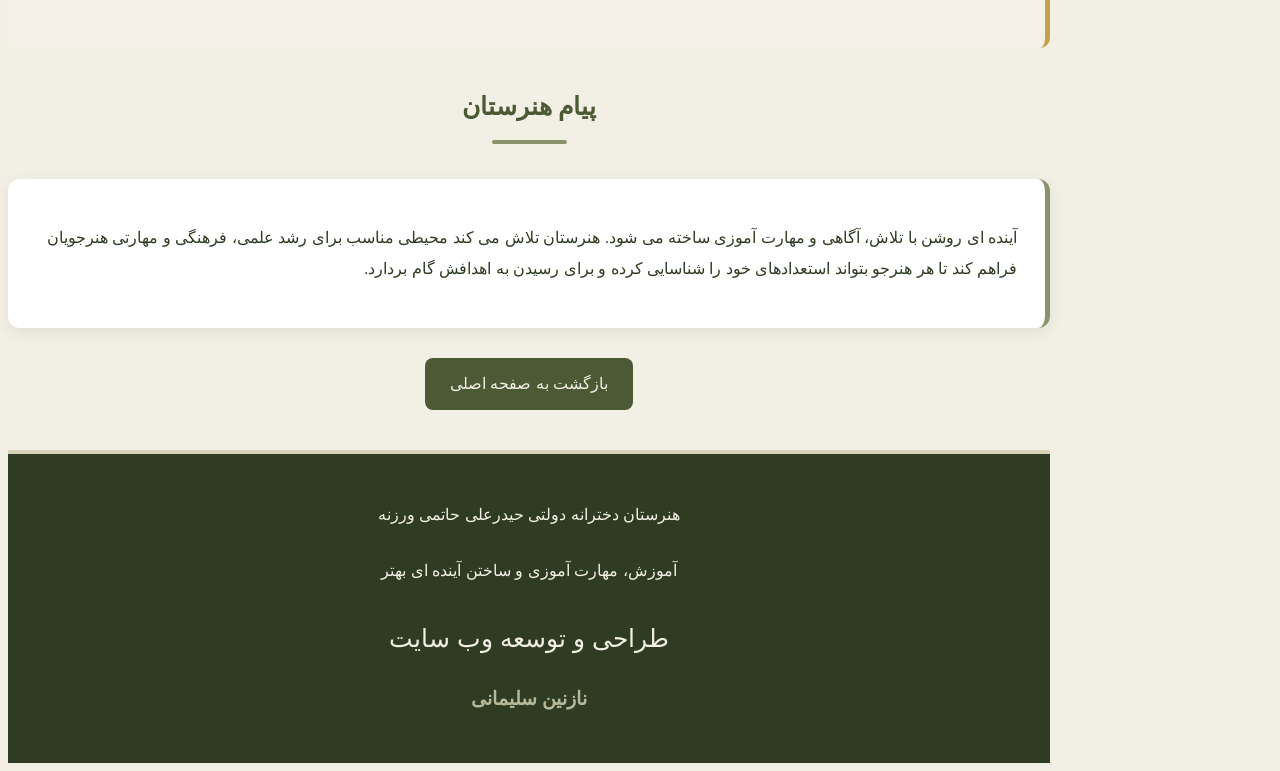
<file: news.html>
<!DOCTYPE html>
<html lang="fa" dir="rtl">
<head>
    <meta charset="UTF-8">
    <meta name="viewport" content="width=device-width, initial-scale=1.0">
    <title>اخبار و اطلاعیه های هنرستان</title>
    <link rel="stylesheet" href="style.css">

    <style>
        .news-grid {
            display: grid;
            grid-template-columns: repeat(2, 1fr);
            gap: 22px;
            margin-top: 25px;
        }

        .news-card {
            background: white;
            padding: 24px;
            border-radius: 12px;
            box-shadow: 0 4px 12px rgba(0,0,0,0.08);
            border-top: 4px solid #C6A04A;
            line-height: 2;
        }

        .news-card h3 {
            color: #641B2B;
            margin-top: 0;
        }

        .news-date {
            color: #777;
            font-size: 13px;
            margin-bottom: 12px;
        }

        .news-card p {
            color: #444;
            text-align: justify;
        }

        .notice-box {
            background: #f5f0e8;
            padding: 25px;
            border-right: 5px solid #C6A04A;
            border-radius: 10px;
            line-height: 2.2;
            margin-top: 20px;
        }

        .news-intro {
            line-height: 2.2;
            text-align: justify;
        }

        @media (max-width: 700px) {
            .news-grid {
                grid-template-columns: 1fr;
            }
        }
    </style>
</head>

<body>

    <header class="header">
        <h1>اخبار و اطلاعیه های هنرستان</h1>
        <p>همراه با تازه ترین مطالب و اطلاع رسانی های آموزشی</p>
    </header>

    <aside class="sidebar">
        <h3>منوی اصلی</h3>
        <a href="index.html">صفحه اصلی</a>
        <a href="moarefi.html">درباره هنرستان</a>
        <a href="reshteh.html">رشته های تحصیلی</a>
        <a href="news.html">اخبار و اطلاعیه ها</a>
        <a href="gallery.html">گالری تصاویر</a>
        <a href="staff.html">کادر آموزشی</a>
        <a href="contact.html">تماس با ما</a>
    </aside>

    <main>

        <section class="hero">
            <h2>اخبار و اطلاعیه های هنرستان</h2>
            <p>
                هنرستان دخترانه دولتی حیدرعلی حاتمی بن رود
                با هدف اطلاع رسانی بهتر به هنرجویان و خانواده ها،
                این بخش را برای انتشار خبرها، اطلاعیه ها و مطالب
                آموزشی در نظر گرفته است.
            </p>
        </section>

        <section class="container">
            <h2 class="section-title">آخرین اخبار</h2>

            <p class="news-intro">
                در این قسمت مطالب مربوط به فعالیت های آموزشی،
                برنامه های فرهنگی، فعالیت های هنری و دستاوردهای
                هنرجویان قرار می گیرد. هدف از این بخش، آگاهی بخشی
                و ایجاد ارتباط بهتر میان هنرستان، هنرجویان و خانواده هاست.
            </p>

            <div class="news-grid">

                <article class="news-card">
                    <h3>اهمیت مهارت آموزی در هنرستان</h3>
                    <div class="news-date">موضوع آموزشی</div>
                    <p>
                        یکی از مهم ترین ویژگی های آموزش های هنرستانی،
                        توجه به یادگیری مهارت های کاربردی در کنار
                        آموزش های نظری است. هنرجویان با انجام فعالیت های
                        عملی و تمرین مهارت های تخصصی می توانند توانایی های
                        خود را تقویت کنند و برای ادامه تحصیل یا ورود
                        به محیط کار آمادگی بیشتری به دست آورند.
                    </p>
                </article>

                <article class="news-card">
                    <h3>نقش خلاقیت در پیشرفت هنرجویان</h3>
                    <div class="news-date">موضوع فرهنگی و هنری</div>
                    <p>
                        خلاقیت یکی از عوامل مهم موفقیت در رشته های
                        فنی و هنری است. هنرجویان با ایده پردازی،
                        انجام پروژه های عملی و ارائه آثار خود
                        می توانند قدرت تفکر، اعتمادبه نفس و توانایی
                        حل مسئله را در خود پرورش دهند.
                    </p>
                </article><article class="news-card">
                    <h3>اهمیت نظم و مسئولیت پذیری</h3>
                    <div class="news-date">موضوع تربیتی</div>
                    <p>
                        رعایت نظم، احترام به دیگران، مسئولیت پذیری
                        و همکاری گروهی از ویژگی هایی هستند که
                        به موفقیت در محیط آموزشی کمک می کنند.
                        توجه به این ارزش ها باعث ایجاد فضایی
                        مناسب برای یادگیری و پیشرفت همه هنرجویان می شود.
                    </p>
                </article>

                <article class="news-card">
                    <h3>آشنایی با فرصت های شغلی رشته ها</h3>
                    <div class="news-date">موضوع مهارتی</div>
                    <p>
                        هر رشته تحصیلی می تواند مسیرهای متفاوتی
                        برای ادامه تحصیل و فعالیت حرفه ای فراهم کند.
                        آشنایی با توانایی های مورد نیاز هر رشته،
                        شناخت علایق و تلاش برای یادگیری مهارت های
                        بیشتر به هنرجویان در انتخاب مسیر آینده کمک می کند.
                    </p>
                </article>

            </div>
        </section>

        <section class="container">
            <h2 class="section-title">اطلاعیه های آموزشی</h2>

            <div class="notice-box">
                <h3>اطلاع رسانی به هنرجویان و خانواده ها</h3>
                <p>
                    هنرجویان گرامی و خانواده های محترم می توانند
                    برای اطلاع از برنامه های آموزشی، زمان بندی کلاس ها،
                    برنامه امتحانات و سایر موضوعات مربوط به هنرستان،
                    اطلاعیه های رسمی مدرسه را دنبال کنند.
                </p>

                <p>
                    برای دریافت اطلاعات دقیق درباره برنامه ها و
                    موضوعات آموزشی، با مسئولان هنرستان تماس بگیرید.
                </p>
            </div>
        </section>

        <section class="container">
            <h2 class="section-title">پیام هنرستان</h2>

            <div class="about-box">
                <p>
                    آینده ای روشن با تلاش، آگاهی و مهارت آموزی ساخته
                    می شود. هنرستان تلاش می کند محیطی مناسب برای
                    رشد علمی، فرهنگی و مهارتی هنرجویان فراهم کند
                    تا هر هنرجو بتواند استعدادهای خود را شناسایی
                    کرده و برای رسیدن به اهدافش گام بردارد.
                </p>
            </div>
        </section>

        <section class="container">
   <div class="container" style="text-align:center; margin:30px auto;">
    <a href="index.html" class="btn">بازگشت به صفحه اصلی </a>
</div>
        </section>

    </main>

    <footer class="footer">
         <p>هنرستان دخترانه دولتی حیدرعلی حاتمی ورزنه</p>
        <p>آموزش، مهارت آموزی و ساختن آینده ای بهتر</p>
		<p class="designer">
    <span>طراحی و توسعه وب سایت</span>
    <strong>نازنین سلیمانی </strong>
    </footer>

</body>
</html>
</file>
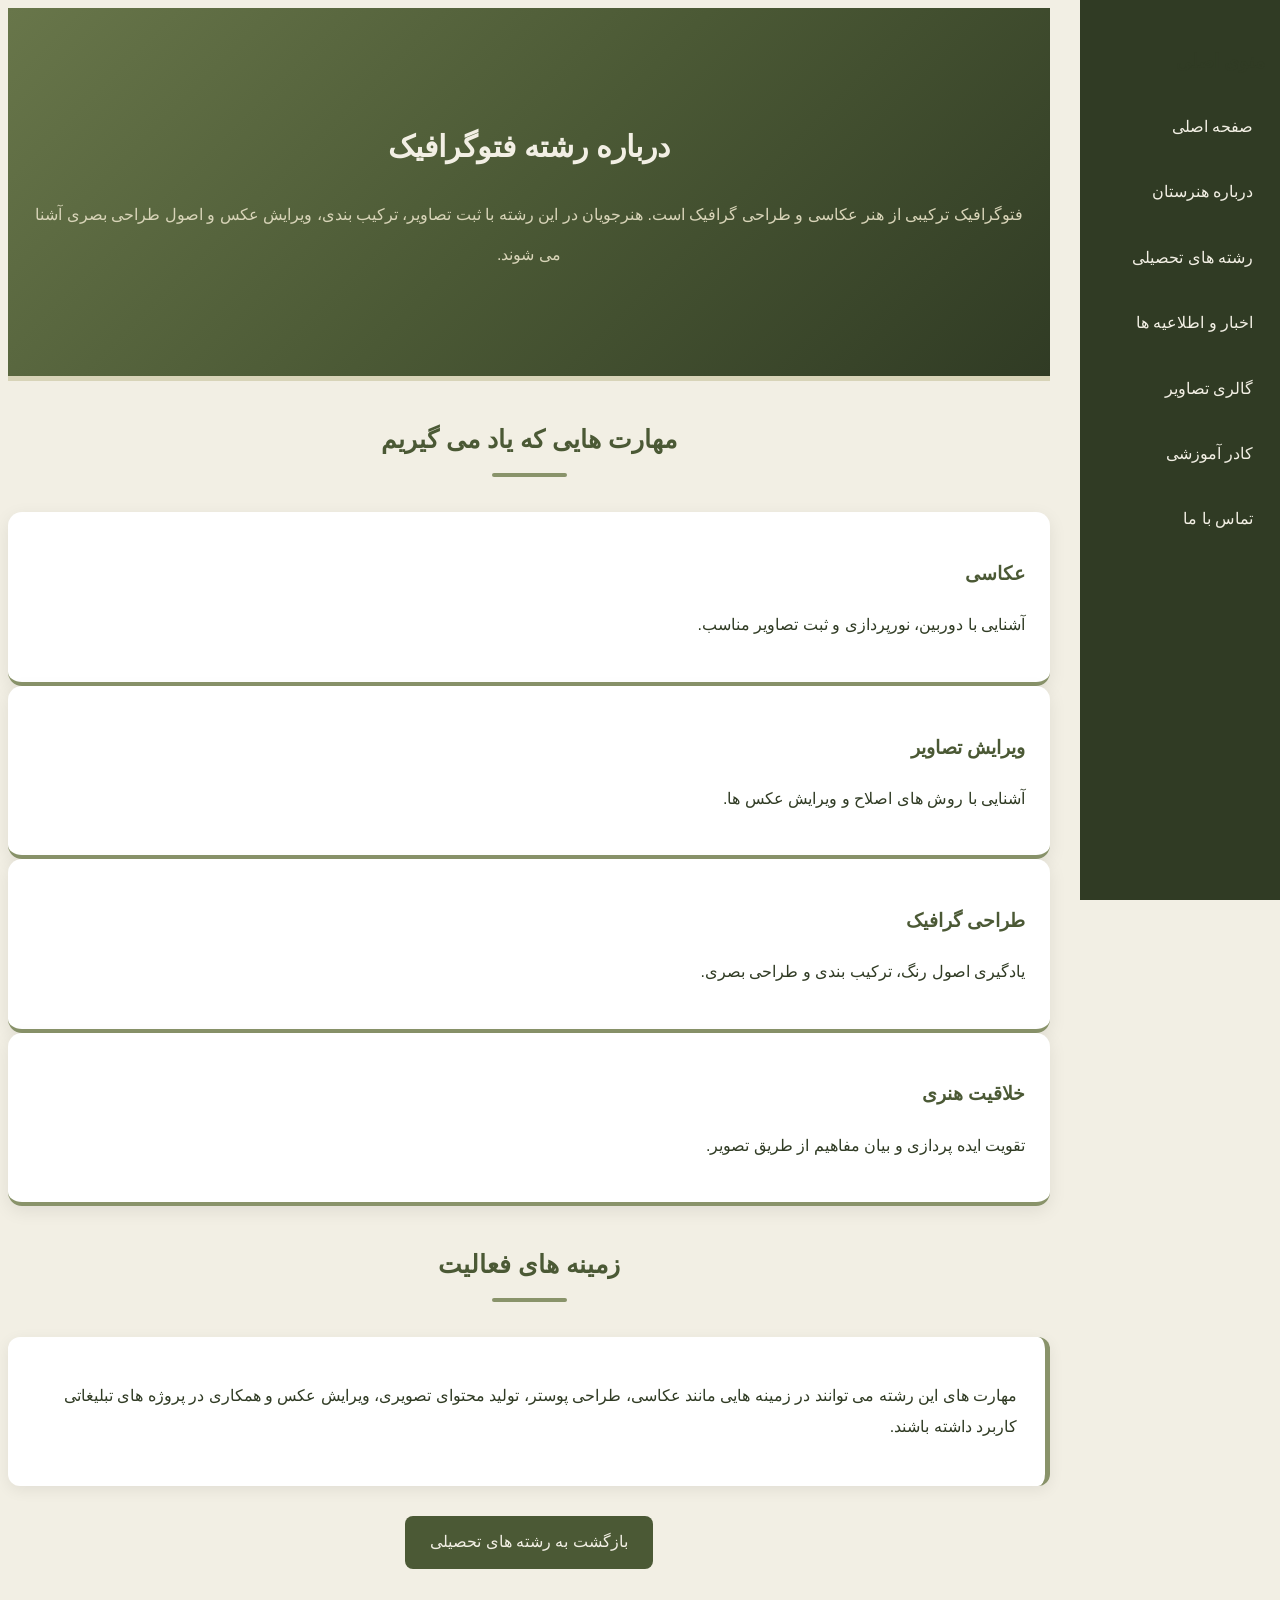
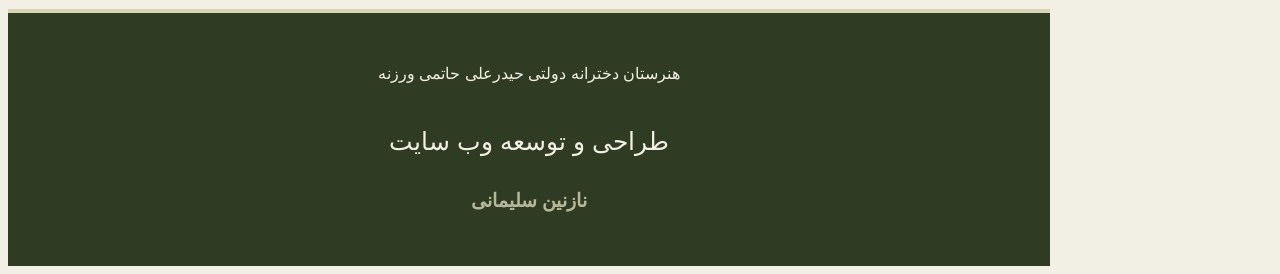
<file: photographic.html>
<!DOCTYPE html>
<html lang="fa" dir="rtl">
<head>
    <meta charset="UTF-8">
    <meta name="viewport" content="width=device-width, initial-scale=1.0">
    <title>رشته فتوگرافیک</title>
    <link rel="stylesheet" href="style.css">
</head>
<body>

    <header class="header">
        <h1>رشته فتوگرافیک</h1>
        <p>آشنایی با هنر تصویر و طراحی گرافیکی</p>
    </header>

    <aside class="sidebar">
        <h3>منوی اصلی</h3>
        <a href="index.html">صفحه اصلی</a>
        <a href="moarefi.html">درباره هنرستان</a>
        <a href="reshteh.html">رشته های تحصیلی</a>
        <a href="news.html">اخبار و اطلاعیه ها</a>
        <a href="gallery.html">گالری تصاویر</a>
        <a href="staff.html">کادر آموزشی</a>
        <a href="contact.html">تماس با ما</a>
    </aside>

    <main>
        <section class="hero">
            <h2>درباره رشته فتوگرافیک</h2>
            <p>
                فتوگرافیک ترکیبی از هنر عکاسی و طراحی گرافیک است.
                هنرجویان در این رشته با ثبت تصاویر، ترکیب بندی،
                ویرایش عکس و اصول طراحی بصری آشنا می شوند.
            </p>
        </section>

        <section class="container">
            <h2 class="section-title">مهارت هایی که یاد می گیریم</h2>

            <div class="course-grid">
                <div class="course-card">
                    <h3>عکاسی</h3>
                    <p>آشنایی با دوربین، نورپردازی و ثبت تصاویر مناسب.</p>
                </div>

                <div class="course-card">
                    <h3>ویرایش تصاویر</h3>
                    <p>آشنایی با روش های اصلاح و ویرایش عکس ها.</p>
                </div>

                <div class="course-card">
                    <h3>طراحی گرافیک</h3>
                    <p>یادگیری اصول رنگ، ترکیب بندی و طراحی بصری.</p>
                </div>

                <div class="course-card">
                    <h3>خلاقیت هنری</h3>
                    <p>تقویت ایده پردازی و بیان مفاهیم از طریق تصویر.</p>
                </div>
            </div>
        </section>

        <section class="container">
            <h2 class="section-title">زمینه های فعالیت</h2>
            <div class="about-box">
                <p>
                    مهارت های این رشته می توانند در زمینه هایی مانند
                    عکاسی، طراحی پوستر، تولید محتوای تصویری،
                    ویرایش عکس و همکاری در پروژه های تبلیغاتی کاربرد داشته باشند.
                </p>
            </div>
        </section>

        <div class="container" style="text-align:center; margin:30px auto;">
			<a href="reshteh.html" class="btn">بازگشت به رشته های تحصیلی</a> </div>
    </main>

    <footer class="footer">
        <p>هنرستان دخترانه دولتی حیدرعلی حاتمی ورزنه</p>
		<p class="designer">
    <span>طراحی و توسعه وب سایت</span>
    <strong>نازنین سلیمانی</strong>
    </footer>

</body>
</html>
</file>
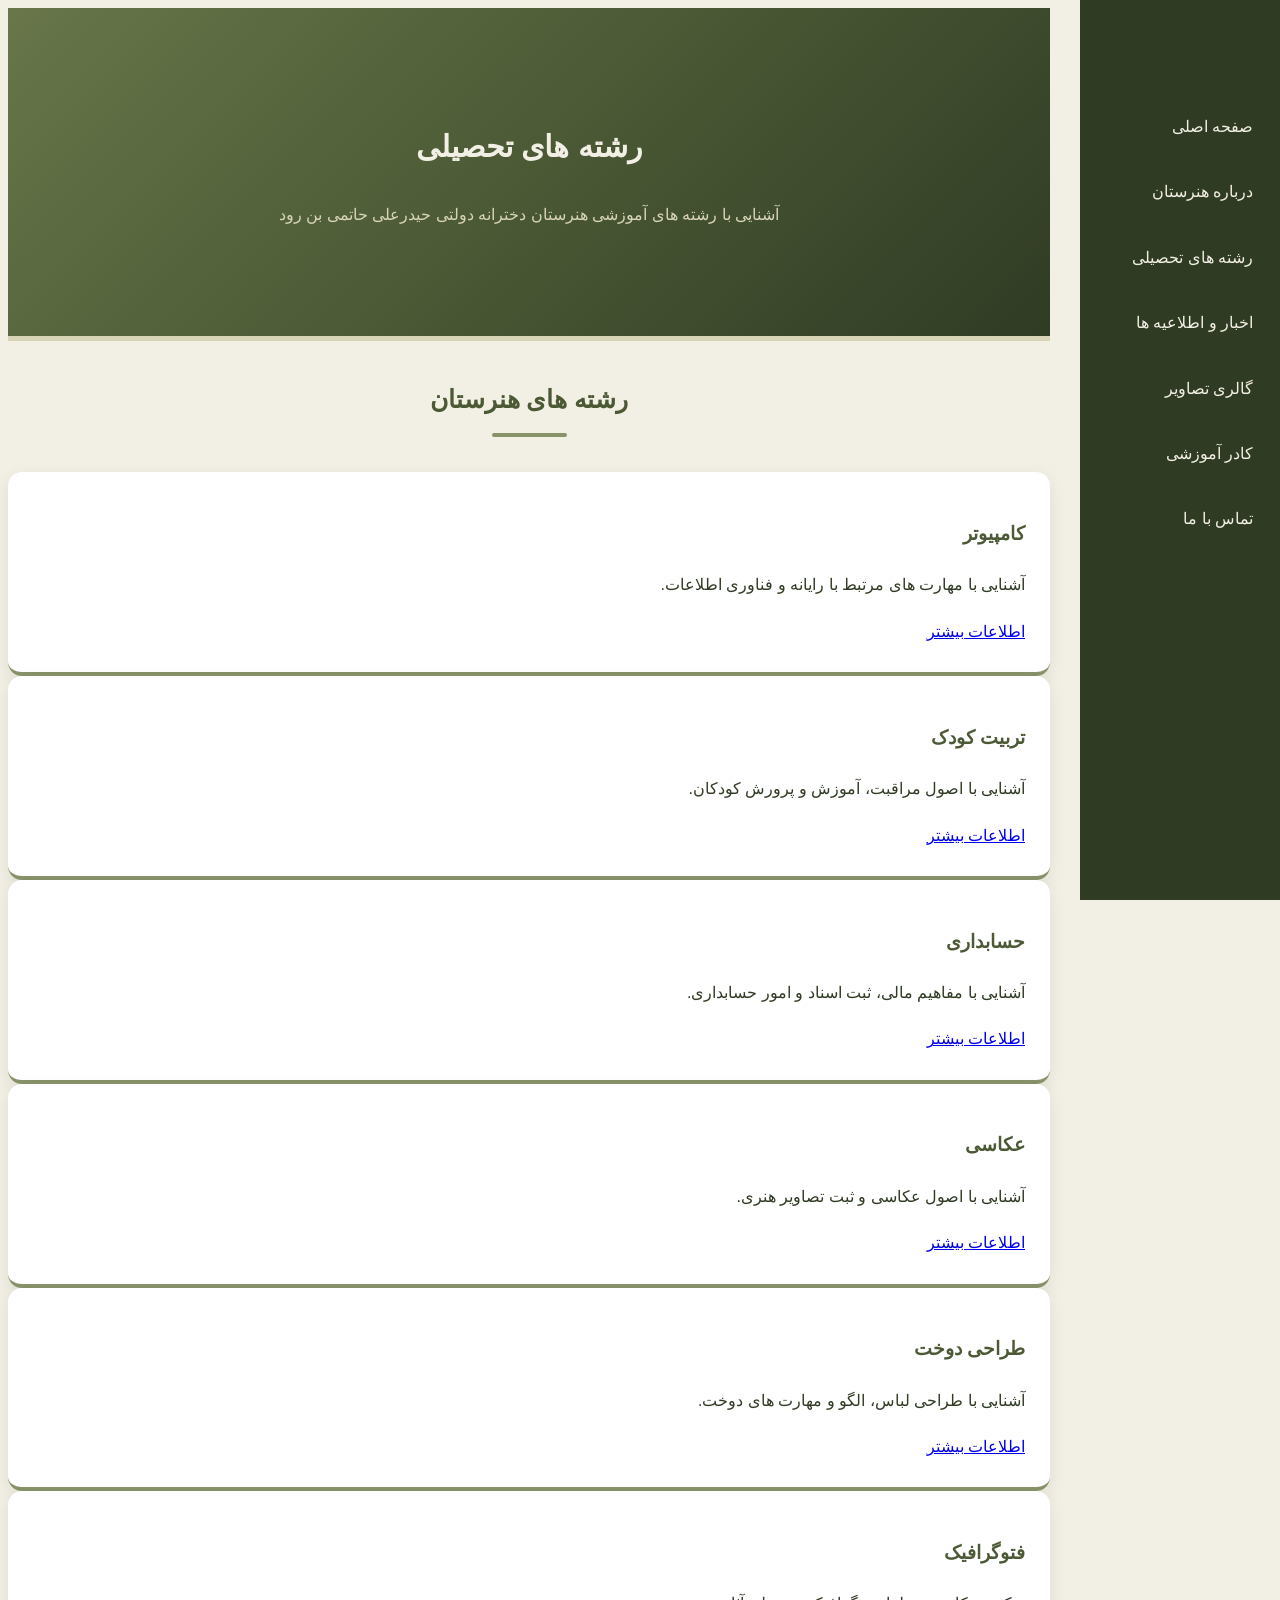
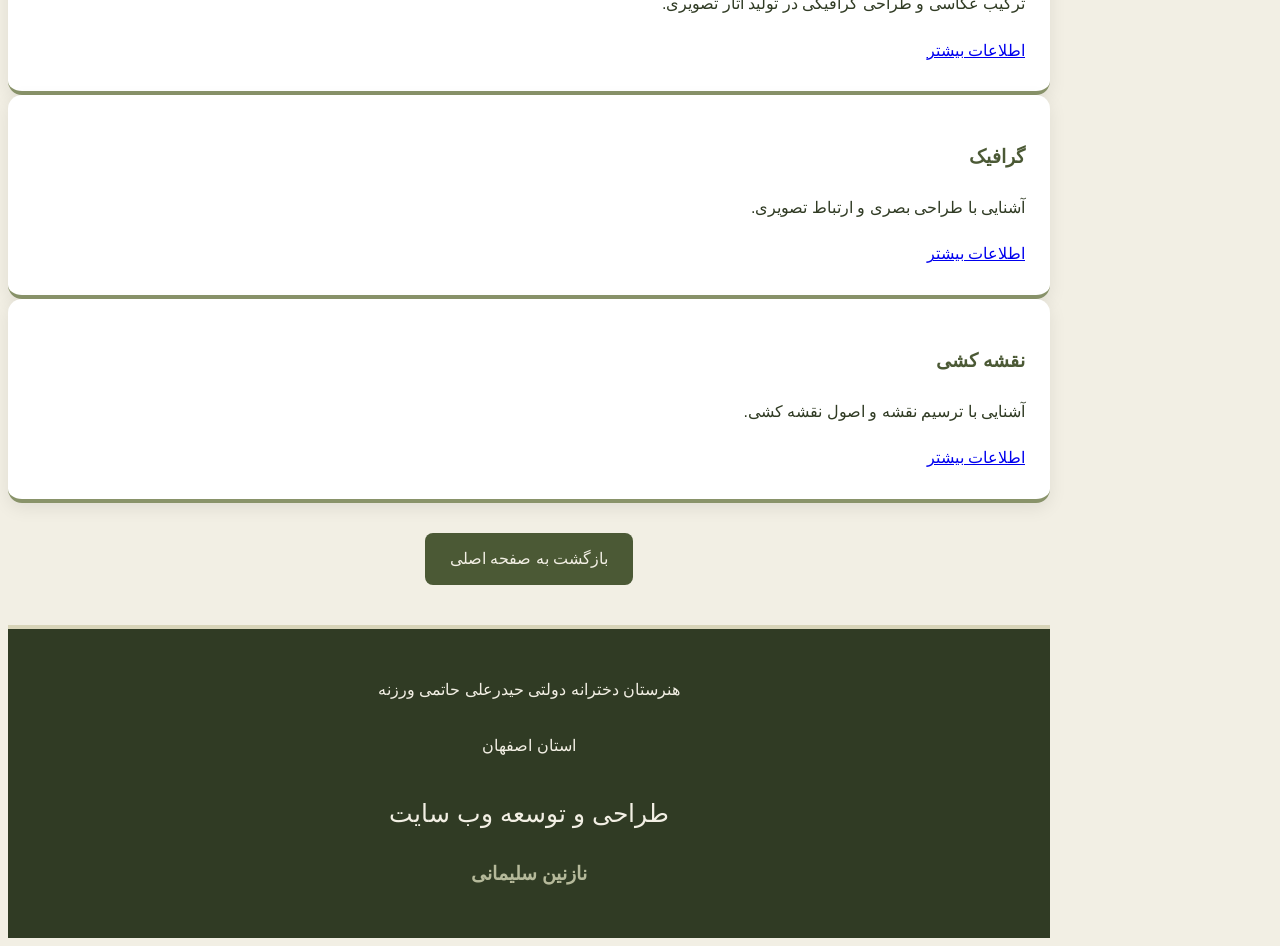
<file: reshteh.html>
<!DOCTYPE html>
<html lang="fa" dir="rtl">
<head>
    <meta charset="UTF-8">
    <meta name="viewport" content="width=device-width, initial-scale=1.0">
    <title>رشته های تحصیلی | هنرستان حیدرعلی حاتمی</title>
    <link rel="stylesheet" href="style.css">
</head>

<body>

<header class="header">
    <div class="container">
        <h1>هنرستان دخترانه دولتی حیدرعلی حاتمی</h1>
        <p>ورزنه | استان اصفهان</p>
    </div>
</header>

<aside class="sidebar">
    <h3>منوی اصلی</h3>
    <a href="index.html">صفحه اصلی</a>
    <a href="moarefi.html">درباره هنرستان</a>
    <a href="reshteh.html">رشته های تحصیلی</a>
    <a href="news.html">اخبار و اطلاعیه ها</a>
    <a href="gallery.html">گالری تصاویر</a>
    <a href="staff.html">کادر آموزشی</a>
    <a href="contact.html">تماس با ما</a>
</aside>

<main>

<section class="hero">
    <div class="container">
        <h2>رشته های تحصیلی</h2>
        <p>
            آشنایی با رشته های آموزشی هنرستان دخترانه دولتی
            حیدرعلی حاتمی بن رود
        </p>
    </div>
</section>

<section class="container">
    <h2 class="section-title">رشته های هنرستان</h2>

    <div class="course-grid">

        <div class="course-card">
            <h3>کامپیوتر</h3>
            <p>آشنایی با مهارت های مرتبط با رایانه و فناوری اطلاعات.</p>
            <a href="camputer.html">اطلاعات بیشتر</a>
        </div>

        <div class="course-card"> 
            <h3>تربیت کودک</h3>
            <p>آشنایی با اصول مراقبت، آموزش و پرورش کودکان.</p>
            <a href="child.html">اطلاعات بیشتر</a>
        </div>

        <div class="course-card">
            <h3>حسابداری</h3>
            <p>آشنایی با مفاهیم مالی، ثبت اسناد و امور حسابداری.</p>
            <a href="hesabdari.html">اطلاعات بیشتر</a>
        </div>

        <div class="course-card">
            <h3>عکاسی</h3>
            <p>آشنایی با اصول عکاسی و ثبت تصاویر هنری.</p>
            <a href="akkasi.html">اطلاعات بیشتر</a>
        </div>

        <div class="course-card">
            <h3>طراحی دوخت</h3>
            <p>آشنایی با طراحی لباس، الگو و مهارت های دوخت.</p>
            <a href="tarahi.html">اطلاعات بیشتر</a>
        </div>

        <div class="course-card">
            <h3>فتوگرافیک</h3>
            <p>ترکیب عکاسی و طراحی گرافیکی در تولید آثار تصویری.</p>
            <a href="photographic.html">اطلاعات بیشتر</a>
        </div>

        <div class="course-card">
            <h3>گرافیک</h3>
            <p>آشنایی با طراحی بصری و ارتباط تصویری.</p>
            <a href="graphic.html">اطلاعات بیشتر</a>
        </div>

        <div class="course-card">
            <h3>نقشه کشی</h3>
            <p>آشنایی با ترسیم نقشه و اصول نقشه کشی.</p>
            <a href="drawing.html">اطلاعات بیشتر</a>
        </div>

    </div>
</section>
	            <section class="container">
   <div class="container" style="text-align:center; margin:30px auto;">
    <a href="index.html" class="btn">بازگشت به صفحه اصلی </a>
</div>
        </section>

</main>

<footer class="footer">
    <div class="container">
         <p>هنرستان دخترانه دولتی حیدرعلی حاتمی ورزنه</p>
        <p>استان اصفهان</p>
    </div>
	<p class="designer">
    <span>طراحی و توسعه وب سایت</span>
    <strong>نازنین سلیمانی</strong>
</footer>

</body>
</html>
</file>
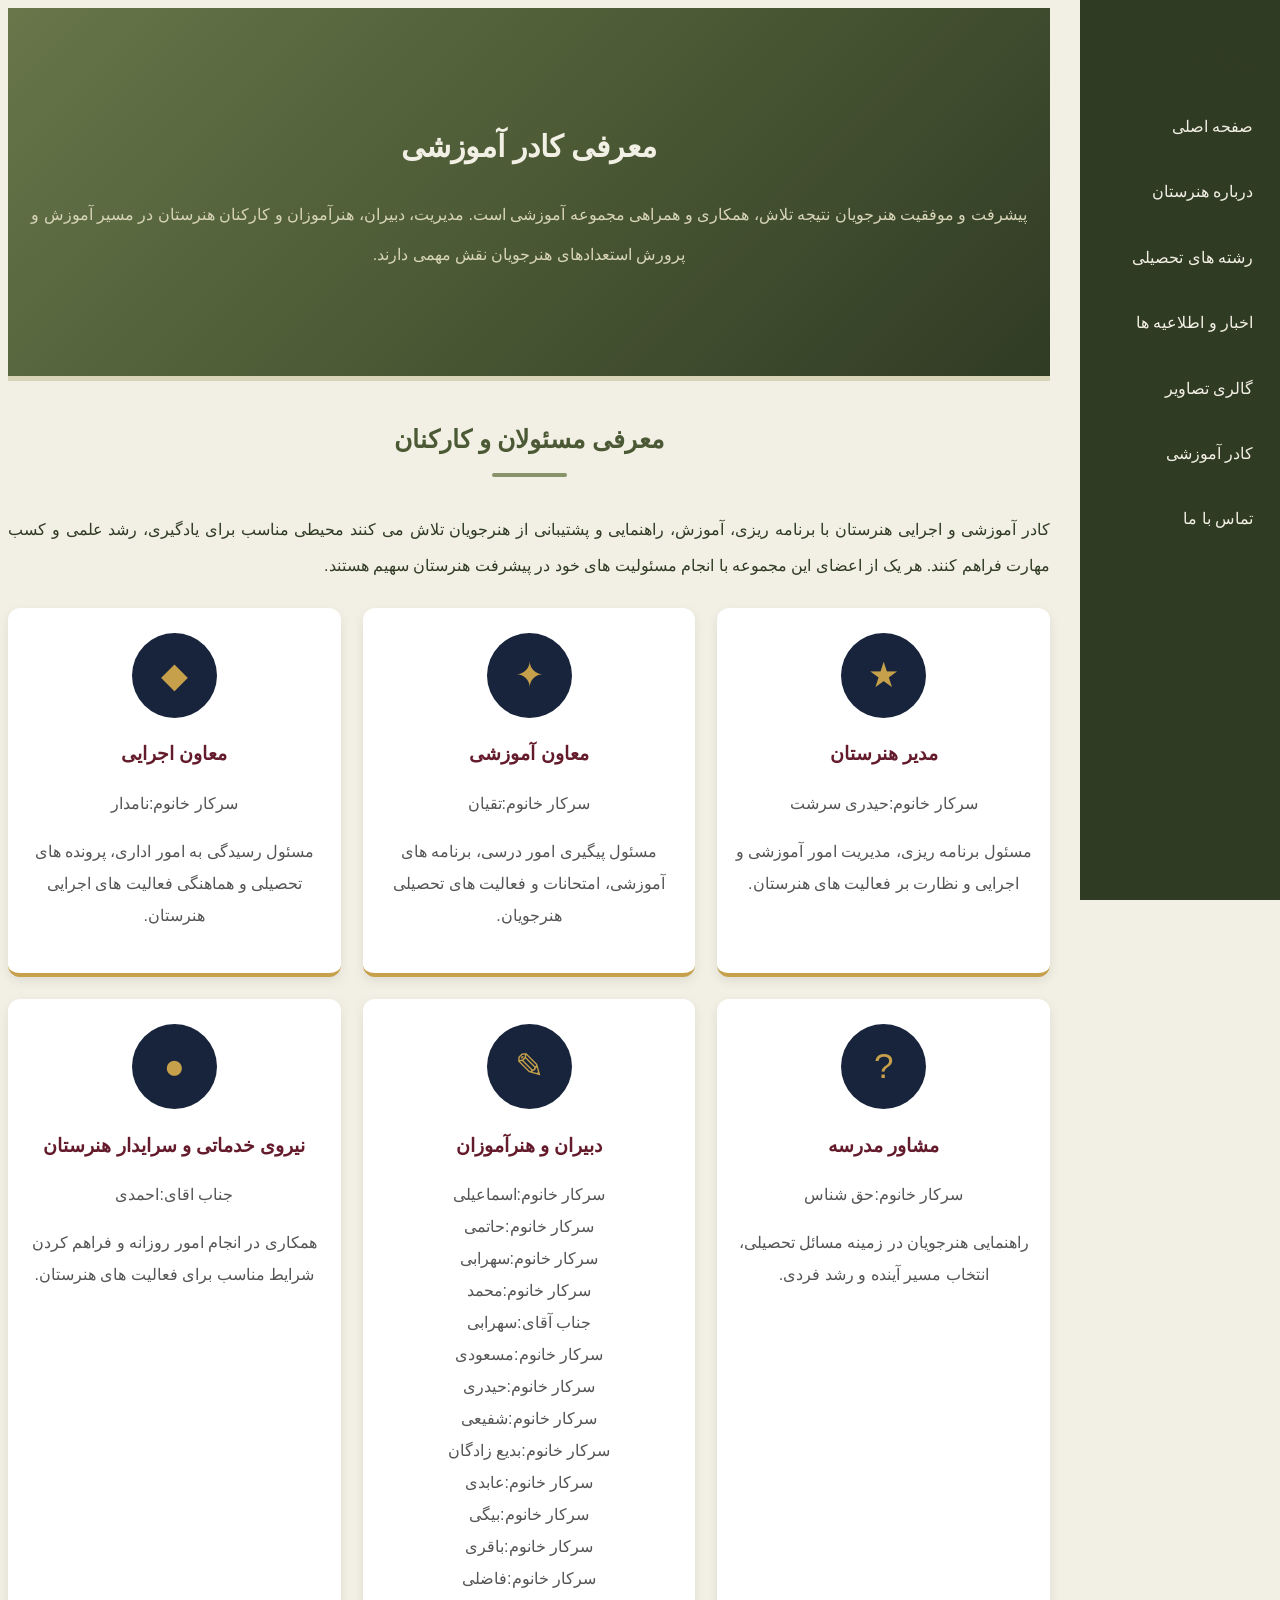
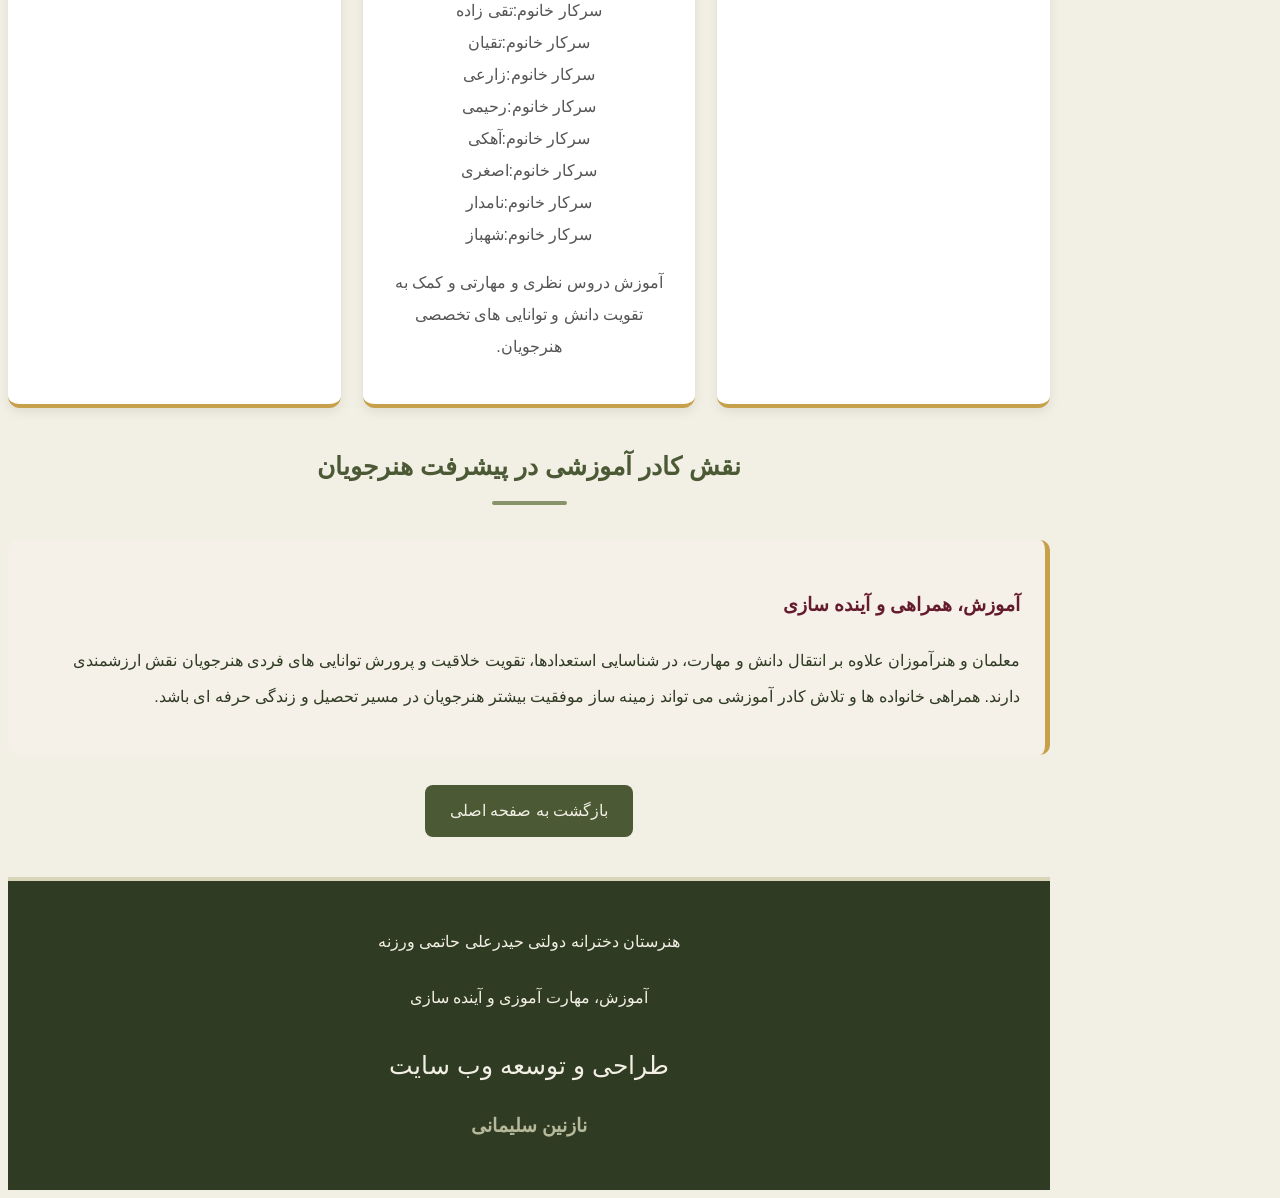
<file: staff.html>
<!DOCTYPE html>
<html lang="fa" dir="rtl">
<head>
    <meta charset="UTF-8">
    <meta name="viewport" content="width=device-width, initial-scale=1.0">
    <title>کادر آموزشی هنرستان</title>
    <link rel="stylesheet" href="style.css">

    <style>
        .staff-intro {
            line-height: 2.2;
            text-align: justify;
        }

        .staff-grid {
            display: grid;
            grid-template-columns: repeat(3, 1fr);
            gap: 22px;
            margin-top: 25px;
        }

        .staff-card {
            background: white;
            padding: 25px 18px;
            text-align: center;
            border-radius: 12px;
            box-shadow: 0 4px 12px rgba(0,0,0,0.08);
            border-bottom: 4px solid #C6A04A;
            transition: 0.3s;
        }

        .staff-card:hover {
            transform: translateY(-5px);
        }

        .staff-icon {
            width: 85px;
            height: 85px;
            margin: 0 auto 15px;
            border-radius: 50%;
            background: #17243B;
            color: #C6A04A;
            display: flex;
            align-items: center;
            justify-content: center;
            font-size: 35px;
        }

        .staff-card h3 {
            color: #641B2B;
            margin-bottom: 12px;
        }

        .staff-card p {
            color: #555;
            line-height: 2;
        }

        .staff-message {
            background: #f5f0e8;
            border-right: 5px solid #C6A04A;
            border-radius: 10px;
            padding: 25px;
            line-height: 2.2;
            margin-top: 25px;
        }

        .staff-message h3 {
            color: #641B2B;
        }

        @media (max-width: 850px) {
            .staff-grid {
                grid-template-columns: repeat(2, 1fr);
            }
        }

        @media (max-width: 550px) {
            .staff-grid {
                grid-template-columns: 1fr;
            }
        }
    </style>
</head>

<body>

    <header class="header">
        <h1>کادر آموزشی و اجرایی هنرستان</h1>
        <p>معرفی عوامل آموزشی و کارکنان هنرستان</p>
    </header>

    <aside class="sidebar">
        <h3>منوی اصلی</h3>
        <a href="index.html">صفحه اصلی</a>
        <a href="moarefi.html">درباره هنرستان</a>
        <a href="reshteh.html">رشته های تحصیلی</a>
        <a href="news.html">اخبار و اطلاعیه ها</a>
        <a href="gallery.html">گالری تصاویر</a>
        <a href="staff.html">کادر آموزشی</a>
        <a href="contact.html">تماس با ما</a>
    </aside>

    <main>

        <section class="hero">
            <h2>معرفی کادر آموزشی</h2>
            <p>
                پیشرفت و موفقیت هنرجویان نتیجه تلاش،
                همکاری و همراهی مجموعه آموزشی است.
                مدیریت، دبیران، هنرآموزان و کارکنان هنرستان
                در مسیر آموزش و پرورش استعدادهای هنرجویان نقش مهمی دارند.
            </p>
        </section>

        <section class="container">

            <h2 class="section-title">معرفی مسئولان و کارکنان</h2>

            <p class="staff-intro">
                کادر آموزشی و اجرایی هنرستان با برنامه ریزی،
                آموزش، راهنمایی و پشتیبانی از هنرجویان تلاش می کنند
                محیطی مناسب برای یادگیری، رشد علمی و کسب مهارت
                فراهم کنند. هر یک از اعضای این مجموعه با انجام
                مسئولیت های خود در پیشرفت هنرستان سهیم هستند.
            </p>

            <div class="staff-grid">

                <div class="staff-card">
                    <div class="staff-icon">★</div>
                    <h3>مدیر هنرستان</h3>
                    <p>سرکار خانوم:حیدری سرشت</p>
                    <p>
                        مسئول برنامه ریزی، مدیریت امور آموزشی
                        و اجرایی و نظارت بر فعالیت های هنرستان.
                    </p>
                </div>
				<div class="staff-card">
                    <div class="staff-icon">✦</div>
                    <h3>معاون آموزشی</h3>
                    <p>سرکار خانوم:تقیان</p>
                    <p>
                        مسئول پیگیری امور درسی، برنامه های آموزشی،
                        امتحانات و فعالیت های تحصیلی هنرجویان.
                    </p>
                </div>

                <div class="staff-card">
                    <div class="staff-icon">◆</div>
                    <h3>معاون اجرایی</h3>
                    <p>سرکار خانوم:نامدار</p>
                    <p>
                        مسئول رسیدگی به امور اداری، پرونده های تحصیلی
                        و هماهنگی فعالیت های اجرایی هنرستان.
                    </p>
                </div>

                <div class="staff-card">
                    <div class="staff-icon">?</div>
                    <h3>مشاور مدرسه</h3>
                    <p>سرکار خانوم:حق شناس</p>
                    <p>
                        راهنمایی هنرجویان در زمینه مسائل تحصیلی،
                        انتخاب مسیر آینده و رشد فردی.
                    </p>
                </div>

                <div class="staff-card">
                    <div class="staff-icon">✎</div>
                    <h3>دبیران و هنرآموزان</h3>
                    <p>سرکار خانوم:اسماعیلی<br>
					سرکار خانوم:حاتمی<br>
					سرکار خانوم:سهرابی<br>
					سرکار خانوم:محمد<br>
					جناب آقای:سهرابی<br>
					سرکار خانوم:مسعودی<br>
					سرکار خانوم:حیدری<br>
					سرکار خانوم:شفیعی<br>
					سرکار خانوم:بدیع زادگان<br>
					سرکار خانوم:عابدی<br>
					سرکار خانوم:بیگی<br>
						سرکار خانوم:باقری<br>
						سرکار خانوم:فاضلی<br>
						سرکار خانوم:تقی زاده<br>
						سرکار خانوم:تقیان<br>
						سرکار خانوم:زارعی<br>
						سرکار خانوم:رحیمی<br>
						سرکار خانوم:آهکی<br>
						سرکار خانوم:اصغری<br>
						سرکار خانوم:نامدار<br>
						سرکار خانوم:شهباز<br>
						
					</p>
                    <p>
                        آموزش دروس نظری و مهارتی و کمک به
                        تقویت دانش و توانایی های تخصصی هنرجویان.
                    </p>
                </div>

                <div class="staff-card">
                    <div class="staff-icon">●</div>
                    <h3>نیروی خدماتی و سرایدار هنرستان</h3>
                    <p>جناب اقای:احمدی</p>
                    <p>
                        همکاری در انجام امور روزانه و فراهم کردن
                        شرایط مناسب برای فعالیت های هنرستان.
                    </p>
                </div>

            </div>
        </section>

        <section class="container">
            <h2 class="section-title">نقش کادر آموزشی در پیشرفت هنرجویان</h2>

            <div class="staff-message">
                <h3>آموزش، همراهی و آینده سازی</h3>
                <p>
                    معلمان و هنرآموزان علاوه بر انتقال دانش و مهارت،
                    در شناسایی استعدادها، تقویت خلاقیت و پرورش
                    توانایی های فردی هنرجویان نقش ارزشمندی دارند.
                    همراهی خانواده ها و تلاش کادر آموزشی می تواند
                    زمینه ساز موفقیت بیشتر هنرجویان در مسیر تحصیل
                    و زندگی حرفه ای باشد.
                </p>
            </div>
        </section>

    <section class="container">
   <div class="container" style="text-align:center; margin:30px auto;">
    <a href="index.html" class="btn">بازگشت به صفحه اصلی </a>
</div>
        </section>

    </main>

    <footer class="footer">
         <p>هنرستان دخترانه دولتی حیدرعلی حاتمی ورزنه</p>
        <p>آموزش، مهارت آموزی و آینده سازی</p>
		<p class="designer">
    <span>طراحی و توسعه وب سایت</span>
    <strong>نازنین سلیمانی </strong>
    </footer>

</body>
</html>
</file>
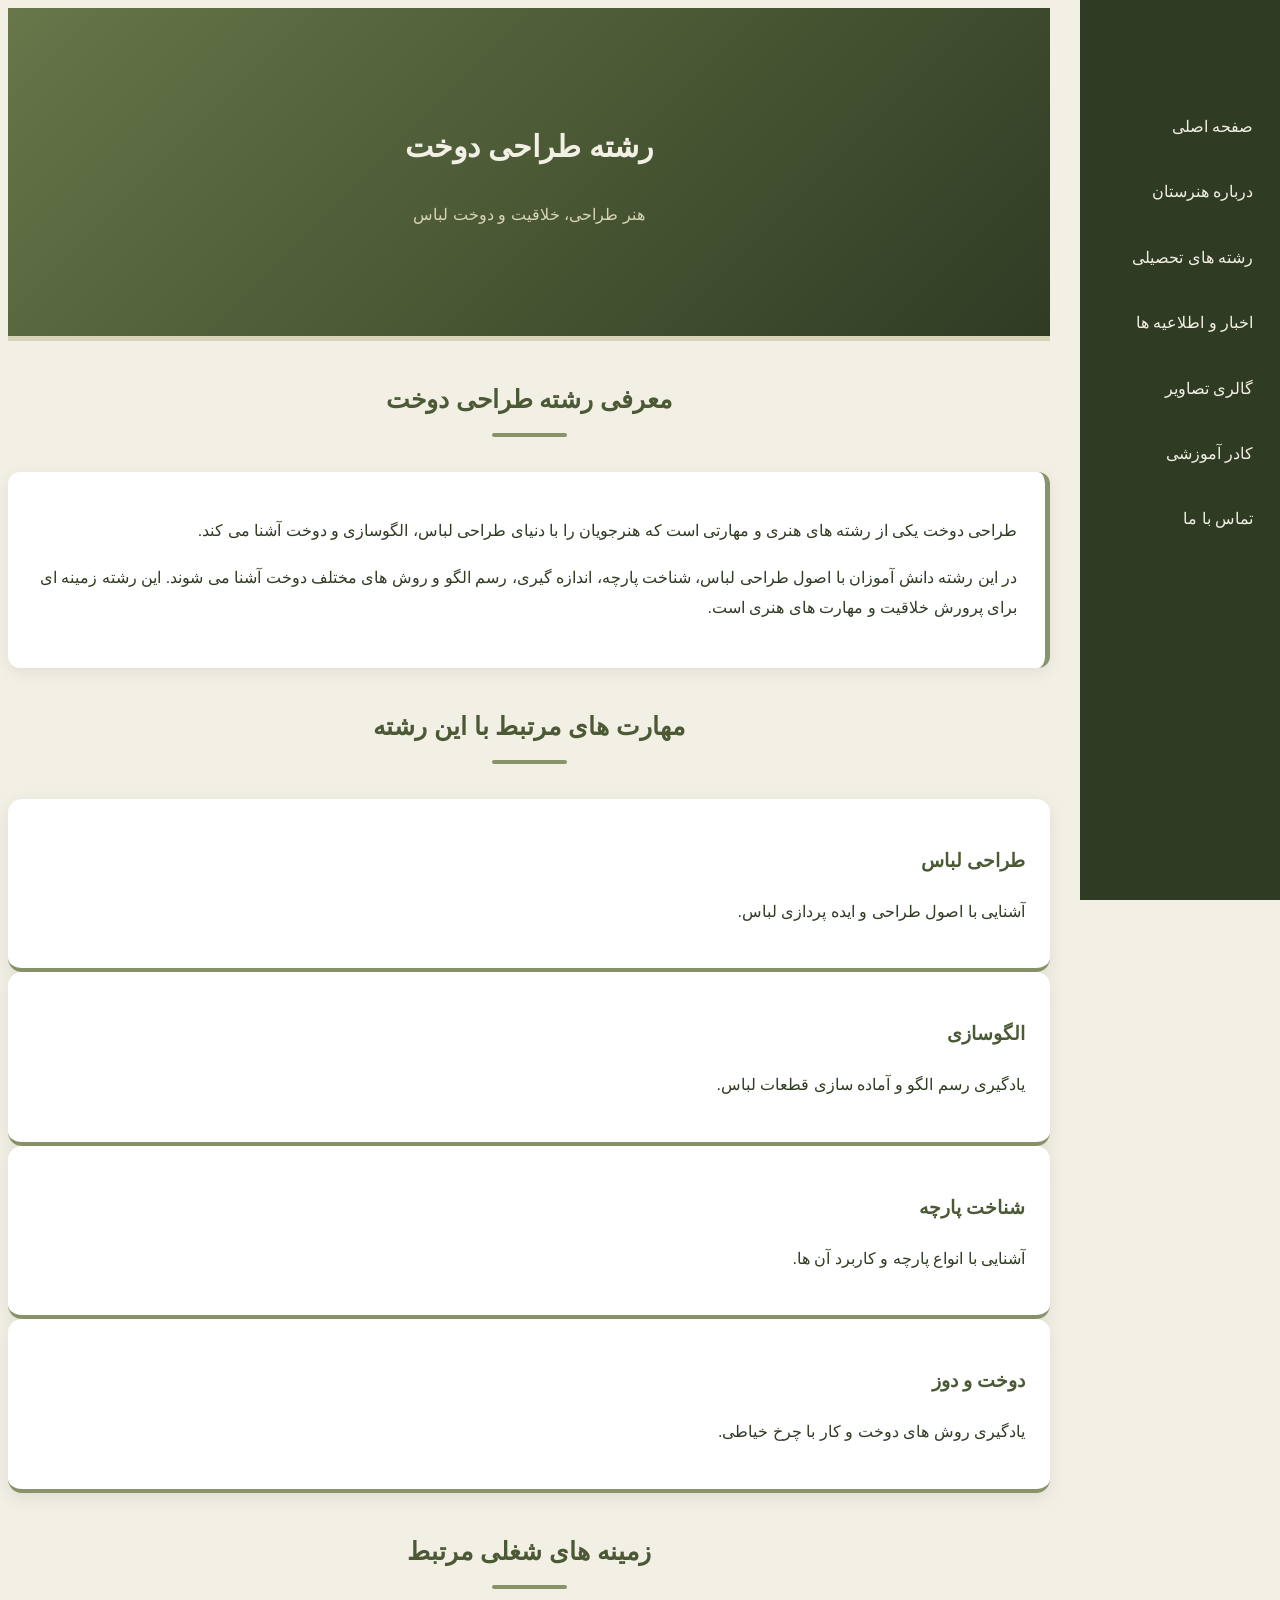
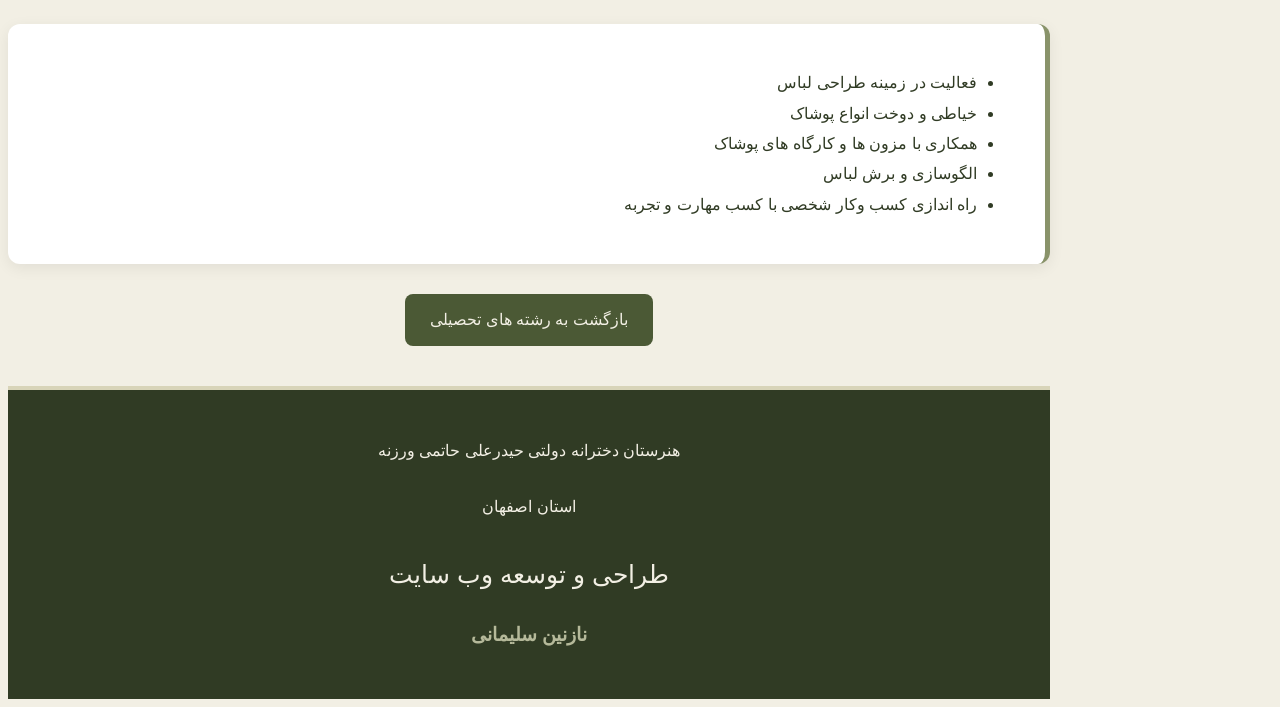
<file: tarahi.html>
<!DOCTYPE html>
<html lang="fa" dir="rtl">
<head>
    <meta charset="UTF-8">
    <meta name="viewport" content="width=device-width, initial-scale=1.0">
    <title>رشته طراحی دوخت | هنرستان حیدرعلی حاتمی</title>
    <link rel="stylesheet" href="style.css">
</head>

<body>

<header class="header">
    <div class="container">
        <h1>هنرستان دخترانه دولتی حیدرعلی حاتمی</h1>
        <p>بن رود | استان اصفهان</p>
    </div>
</header>

<aside class="sidebar">
    <h3>منوی اصلی</h3>
    <a href="index.html">صفحه اصلی</a>
    <a href="moarefi.html">درباره هنرستان</a>
    <a href="reshteh.html">رشته های تحصیلی</a>
    <a href="news.html">اخبار و اطلاعیه ها</a>
    <a href="gallery.html">گالری تصاویر</a>
    <a href="staff.html">کادر آموزشی</a>
    <a href="contact.html">تماس با ما</a>
</aside>

<main>

<section class="hero">
    <div class="container">
        <h2>رشته طراحی دوخت</h2>
        <p>هنر طراحی، خلاقیت و دوخت لباس</p>
    </div>
</section>

<section class="container">
    <h2 class="section-title">معرفی رشته طراحی دوخت</h2>

    <div class="about-box">
        <p>
            طراحی دوخت یکی از رشته های هنری و مهارتی است که
            هنرجویان را با دنیای طراحی لباس، الگوسازی و دوخت آشنا می کند.
        </p>

        <p>
            در این رشته دانش آموزان با اصول طراحی لباس، شناخت پارچه،
            اندازه گیری، رسم الگو و روش های مختلف دوخت آشنا می شوند.
            این رشته زمینه ای برای پرورش خلاقیت و مهارت های هنری است.
        </p>
    </div>
</section>

<section class="container">
    <h2 class="section-title">مهارت های مرتبط با این رشته</h2>

    <div class="course-grid">

        <div class="course-card">
            <h3>طراحی لباس</h3>
            <p>آشنایی با اصول طراحی و ایده پردازی لباس.</p>
        </div>

        <div class="course-card">
            <h3>الگوسازی</h3>
            <p>یادگیری رسم الگو و آماده سازی قطعات لباس.</p>
        </div>

        <div class="course-card">
            <h3>شناخت پارچه</h3>
            <p>آشنایی با انواع پارچه و کاربرد آن ها.</p>
        </div>

        <div class="course-card">
            <h3>دوخت و دوز</h3>
            <p>یادگیری روش های دوخت و کار با چرخ خیاطی.</p>
        </div>

    </div>
</section>

<section class="container">
    <h2 class="section-title">زمینه های شغلی مرتبط</h2>

    <div class="about-box">
        <ul>
            <li>فعالیت در زمینه طراحی لباس</li>
            <li>خیاطی و دوخت انواع پوشاک</li>
            <li>همکاری با مزون ها و کارگاه های پوشاک</li>
            <li>الگوسازی و برش لباس</li>
            <li>راه اندازی کسب وکار شخصی با کسب مهارت و تجربه</li>
        </ul>
    </div>
</section>

<div class="container" style="text-align:center; margin:30px auto;">
    <a href="reshteh.html" class="btn">بازگشت به رشته های تحصیلی</a>
</div>

</main>

<footer class="footer">
    <div class="container">
        <p>هنرستان دخترانه دولتی حیدرعلی حاتمی ورزنه</p>
        <p>استان اصفهان</p>
    </div>
	<p class="designer">
    <span>طراحی و توسعه وب سایت</span>
    <strong>نازنین سلیمانی</strong>
</footer>

</body>
</html>
</file>
<file: style.css>
css
@charset "utf-8";

* {
    box-sizing: border-box;
    margin: 0;
    padding: 0;
}

body {
    direction: rtl;
    font-family: Tahoma, sans-serif;
    background-color: #F2EFE4;
    color: #303B24;
}

header {
    background: #4B5935;
    color: #F2EFE4;
    text-align: center;
    padding: 30px 15px;
    border-bottom: 5px solid #D8D4B8;
}

header h1 {
    font-size: 27px;
    margin-bottom: 12px;
}

header p {
    color: #D8D4B8;
}

nav {
    background: #303B24;
    display: flex;
    justify-content: center;
    flex-wrap: wrap;
    padding: 16px;
    gap: 25px;
}

nav a {
    color: #F2EFE4;
    text-decoration: none;
    font-size: 14px;
    transition: 0.3s;
}

nav a:hover {
    color: #B5B99A;
}

.hero {
    background: linear-gradient(135deg, #68764A, #4B5935, #303B24);
    color: #F2EFE4;
    text-align: center;
    padding: 85px 20px;
    border-bottom: 5px solid #D8D4B8;
}

.hero h2 {
    font-size: 30px;
    margin-bottom: 20px;
}

.hero p {
    line-height: 2.5;
    color: #D8D4B8;
}

.hero a {
    display: inline-block;
    background: #B5B99A;
    color: #303B24;
    text-decoration: none;
    padding: 13px 28px;
    margin-top: 25px;
    border-radius: 6px;
    font-weight: bold;
}

.section-title {
    text-align: center;
    color: #4B5935;
    margin: 45px 0 25px;
}

.courses {
    display: grid;
    grid-template-columns: repeat(4, 1fr);
    gap: 20px;
    padding: 20px 5%;
}

.course {
    background: #FFFFFF;
    border: 1px solid #D8D4B8;
    border-radius: 10px;
    text-align: center;
    padding: 30px 10px;
    transition: 0.3s;
}

.course:hover {
    transform: translateY(-5px);
    box-shadow: 0 5px 15px #00000020;
}

.course h3 {
    color: #4B5935;
    margin-bottom: 15px;
}

.course a {
    color: #68764A;
    text-decoration: none;
    font-size: 13px;
}

.about {
    background: #FFFFFF;
    margin: 40px 5%;
    padding: 30px;
    border-right: 5px solid #89936A;
    line-height: 2.5;
}

.news {
    margin: 40px 5%;
    background: #FFFFFF;
    padding: 25px;
    border-radius: 8px;
    line-height: 2.5;
}

footer {
    background: #303B24;
    color: #F2EFE4;
    text-align: center;
    padding: 30px;
    line-height: 2.5;
    border-top: 4px solid #D8D4B8;
}

@media (max-width: 750px) {
    .courses {
        grid-template-columns: repeat(2, 1fr);
    }

    .hero h2 {
        font-size: 22px;
    }
}

@media (max-width: 450px) {
    .courses {
        grid-template-columns: 1fr;
    }
}

/* منوی کناری سمت راست */

.sidebar {
    position: fixed;
    top: 0;
    right: 0;
    width: 200px;
    height: 100vh;
    background-color: #303B24;
    padding: 25px 15px;
    box-sizing: border-box;
    z-index: 1000;
    overflow-y: auto;
}

.sidebar h2 {
    color: #B5B99A;
    text-align: center;
    padding-bottom: 20px;
    border-bottom: 1px solid #89936A;
}

.sidebar a {
    display: block;
    color: #F2EFE4;
    text-decoration: none;
    padding: 14px 12px;
    margin: 7px 0;
    border-radius: 6px;
    transition: 0.3s;
}

.sidebar a:hover {
    background-color: #4B5935;
    color: #D8D4B8;
}

/* جابه جایی محتوای سایت */

body {
    margin-right: 230px;
}

/* نمایش بهتر در موبایل */

@media (max-width: 768px) {
    .sidebar {
        width: 180px;
    }

    body {
        margin-right: 180px;
    }
}

/* تنظیمات کلی سایت */

* {
    box-sizing: border-box;
}

html {
    scroll-behavior: smooth;
}

body {
    font-family: Tahoma, Arial, sans-serif;
    background: #F2EFE4;
    color: #303B24;
    line-height: 1.9;
}

/* هدر حرفه ای */

.header {
    background: linear-gradient(135deg, #303B24, #4B5935);
    color: #F2EFE4;
    padding: 55px 25px;
    text-align: center;
    border-bottom: 5px solid #D8D4B8;
    box-shadow: 0 5px 20px rgba(0,0,0,0.15);
}

.header h1 {
    color: #B5B99A;
    font-size: 30px;
    margin-bottom: 10px;
}


/* عنوان بخش ها */

.section-title {
    color: #4B5935;
    text-align: center;
    font-size: 25px;
    margin: 35px 0;
}

.section-title::after {
    content: "";
    display: block;
    width: 75px;
    height: 4px;
    background: #89936A;
    margin: 10px auto;
    border-radius: 10px;
}

/* کارت های حرفه ای */

.course-card {
    background: #FFFFFF;
    border-radius: 14px;
    padding: 25px;
    box-shadow: 0 5px 18px rgba(0,0,0,0.08);
    border-bottom: 4px solid #89936A;
    transition: 0.3s ease;
}

.course-card:hover {
    transform: translateY(-8px);
    box-shadow: 0 12px 25px rgba(0,0,0,0.15);
}

.course-card h3 {
    color: #4B5935;
}

/* دکمه ها */

.btn {
    display: inline-block;
    background: #4B5935;
    color: #F2EFE4;
    padding: 11px 25px;
    border-radius: 8px;
    text-decoration: none;
    transition: 0.3s;
}

.btn:hover {
    background: #B5B99A;
    color: #303B24;
    transform: translateY(-3px);
}

/* کادرهای معرفی */

.about-box {
    background: #FFFFFF;
    padding: 28px;
    border-radius: 12px;
    border-right: 5px solid #89936A;
    box-shadow: 0 4px 15px rgba(0,0,0,0.07);
    margin: 25px 0;
}

/* تصاویر */

img {
    max-width: 100%;
    height: auto;
    border-radius: 10px;
}

/* پاورقی */

.footer {
    background: #303B24;
    color: #F2EFE4;
    text-align: center;
    padding: 25px;
    margin-top: 40px;
    border-top: 4px solid #D8D4B8;
}

.footer .designer {
    text-align: center;
    margin-top: 12px;
    font-size: 16px;
}

.footer .designer span {
    color: #F2EFE4;
    display: block;
    font-size: 25px;
}

.footer .designer strong {
    color: #B5B99A;
    display: block;
    font-size: 19px;
    margin-top: 5px;
}

/* اصلاح جایگاه بنر در تمام صفحات */

.header {
    display: block !important;
    width: 100%;
    height: auto !important;
    min-height: 0 !important;
    margin: 0 !important;
    padding: 0 !important;
    background: none !important;
    border: none !important;
    box-shadow: none !important;
    line-height: 0;
}

.header h1,
.header p {
    display: none !important;
}

.header .site-banner {
    display: block;
    width: 100%;
    height: auto;
    max-width: 100%;
    margin: 0;
    padding: 0;
    border-radius: 0;
}

.welcome-section {
    background: #B5B99A;
    text-align: center;
    padding: 55px 20px;
    margin: 25px;
    border-radius: 14px;
}

.welcome-section h2 {
    color: #303B24;
    font-size: 27px;
    margin-bottom: 12px;
}

.welcome-line {
    width: 75px;
    height: 4px;
    background: #68764A;
    margin: 15px auto 25px;
    border-radius: 10px;
}

.welcome-section p {
    color: #303B24;
    font-size: 23px;
    font-weight: bold;
    line-height: 2.2;
    margin: 20px auto;
    max-width: 950px;
}

.welcome-btn {
    display: inline-block;
    margin-top: 15px;
    padding: 10px 25px;
    background: #4B5935;
    color: #F2
		.hero-banner {
    width: 100%;
    height: 350px;
    object-fit: contain;
    display: block;
    margin: 0 auto;
}
</file>
